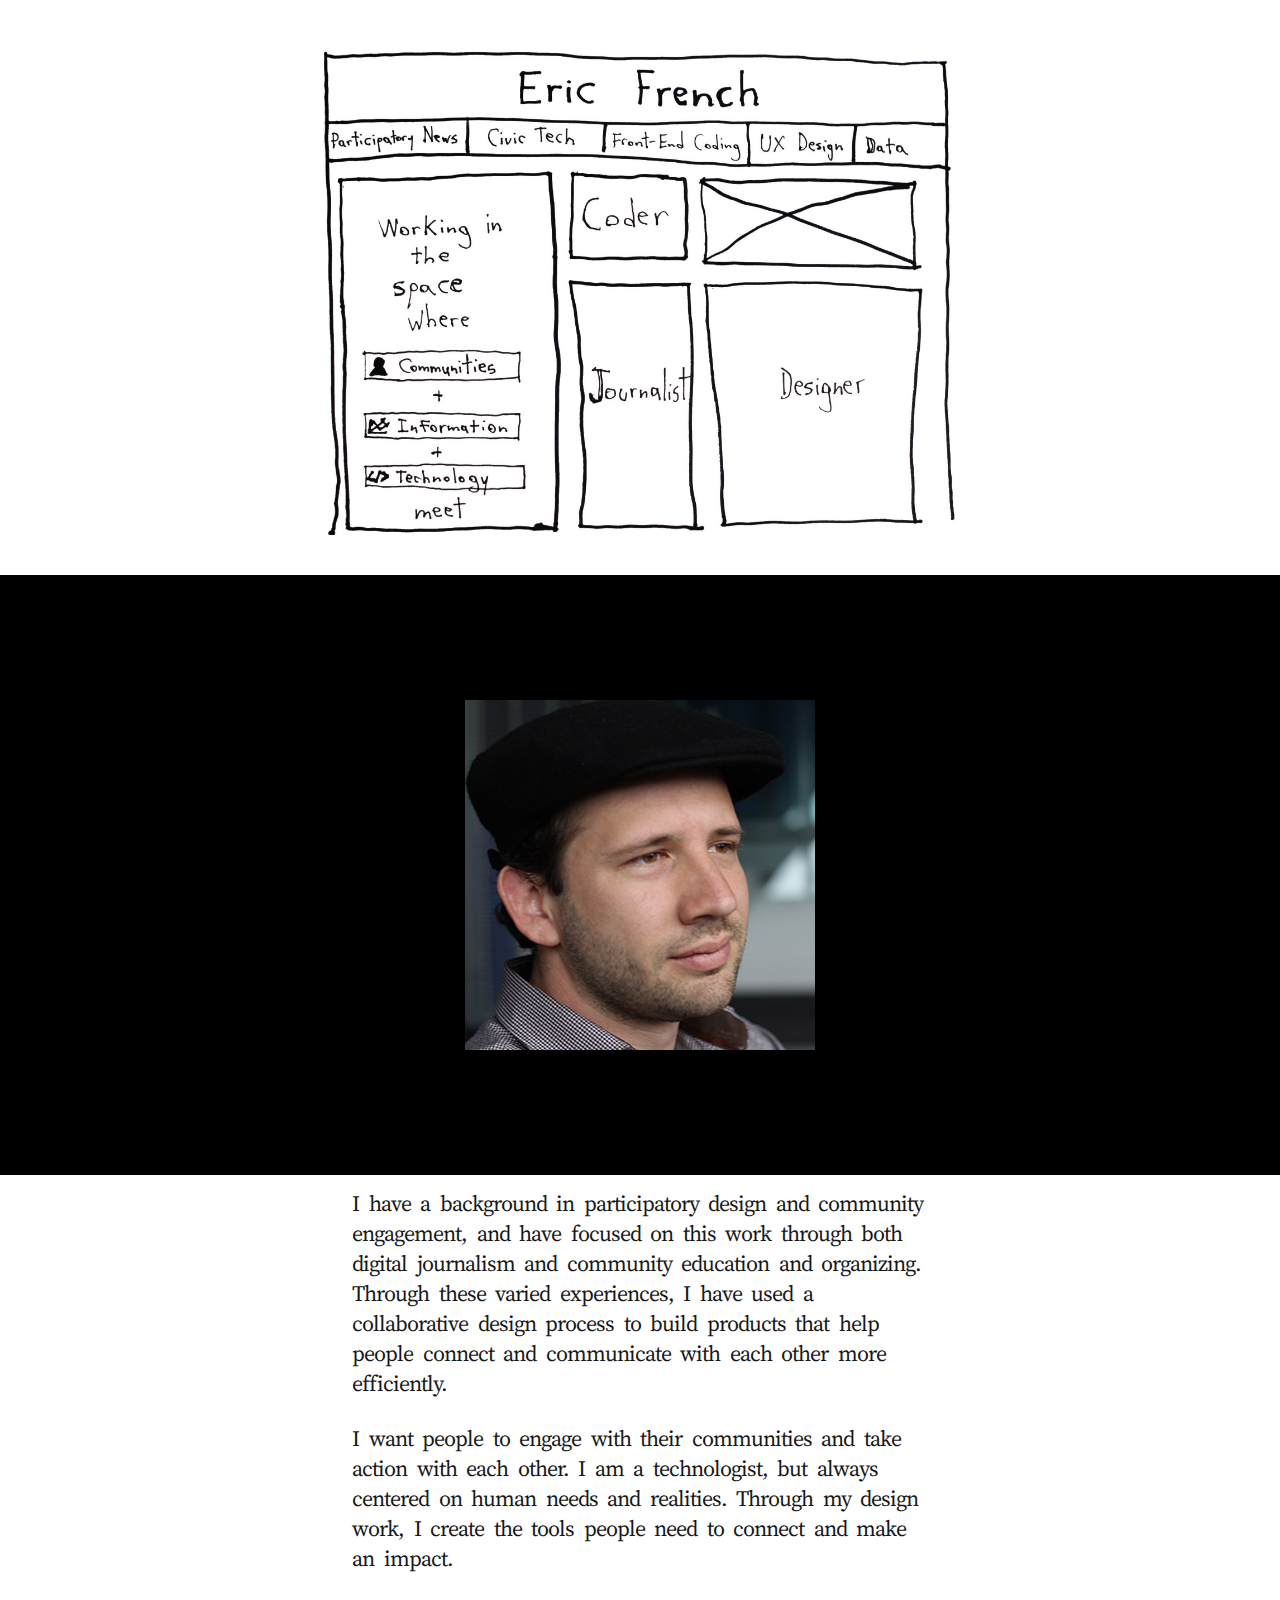
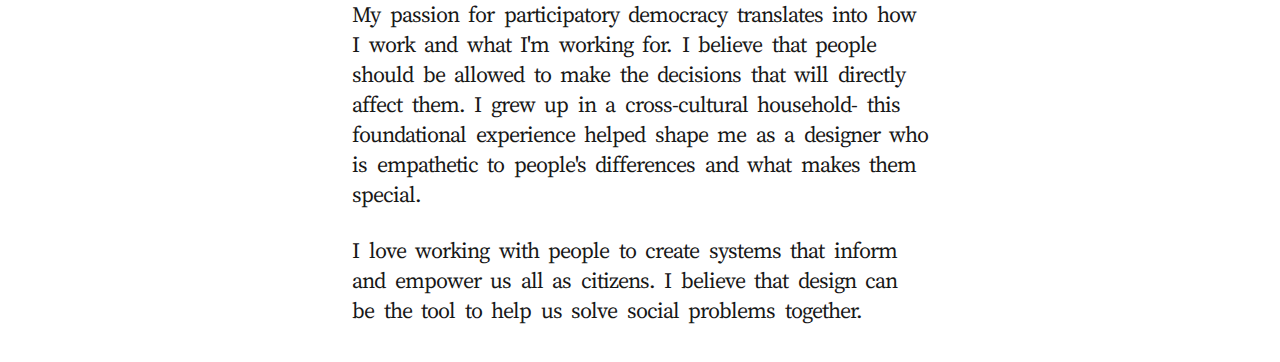
<file: about.html>
<!DOCTYPE html>
<html>
<head>
	<script src="https://ajax.googleapis.com/ajax/libs/jquery/2.1.3/jquery.min.js"></script>
	<link href='https://fonts.googleapis.com/css?family=Source+Sans+Pro' rel='stylesheet' type='text/css'>
	<link href="https://fonts.googleapis.com/css?family=Pontano+Sans" rel="stylesheet" type="text/css">
	<link href="https://fonts.googleapis.com/css?family=Open+Sans|PT+Serif" rel="stylesheet">
	<link href="https://fonts.googleapis.com/css?family=Source+Serif+Pro" rel="stylesheet">
	<meta charset="UTF-8">
	<link rel="stylesheet" href="stylez.css">
	<title>About me</title>
</head>

<body>


	
<div id="about-title">
	
</div>



	<div class="menu">

<div class="menu-content">
		<div class="menu-item">
			<a href="index.html#projects" target="_top">Work</a>
		</div>

		<div class="menu-item">
			<a href="other.html">Other</a>
		</div>
		

		<div class="menu-item">
			<a href="about.html">About</a>
		</div>

		<div class="menu-item">
			<a href="EricFrenchResume.pdf" target="_blank">Resume</a>
		</div>

		<div class="menu-item">
			<a href="mailto:ericfrenchmonge@gmail.com" target="_top">Contact</a>
		</div>
</div>

	</div>

		<div id="projects">

		<div id="about-overview">
		<div id="myphoto">
		<img src="eric.jpg">
	</div>

		</div>

		<div class="content">
		<p>
			I have a background in participatory design and community engagement, and have focused on this work through both digital journalism and community education and organizing. Through these varied experiences, I have used a collaborative design process to build products that help people connect and communicate with each other more efficiently.
		</p>
		<p>
		I want people to engage with their communities and take action with each other. I am a technologist, but always centered on human needs and realities. Through my design work, I create the tools people need to connect and make an impact.
		</p>

		<p>
		My passion for participatory democracy translates into how I work and what I'm working for. I believe that people should be allowed to make the decisions that will directly affect them. I grew up in a cross-cultural household- this foundational experience helped shape me as a designer who is empathetic to people's differences and what makes them special.
		</p>

		<p>
		I love working with people to create systems that inform and empower us all as citizens. I believe that design can be the tool to help us solve social problems together.
		</p>

	</div>


	</div>



<script src="myscript.js" type="text/javascript">
	</script>

</body>



</html>
</file>
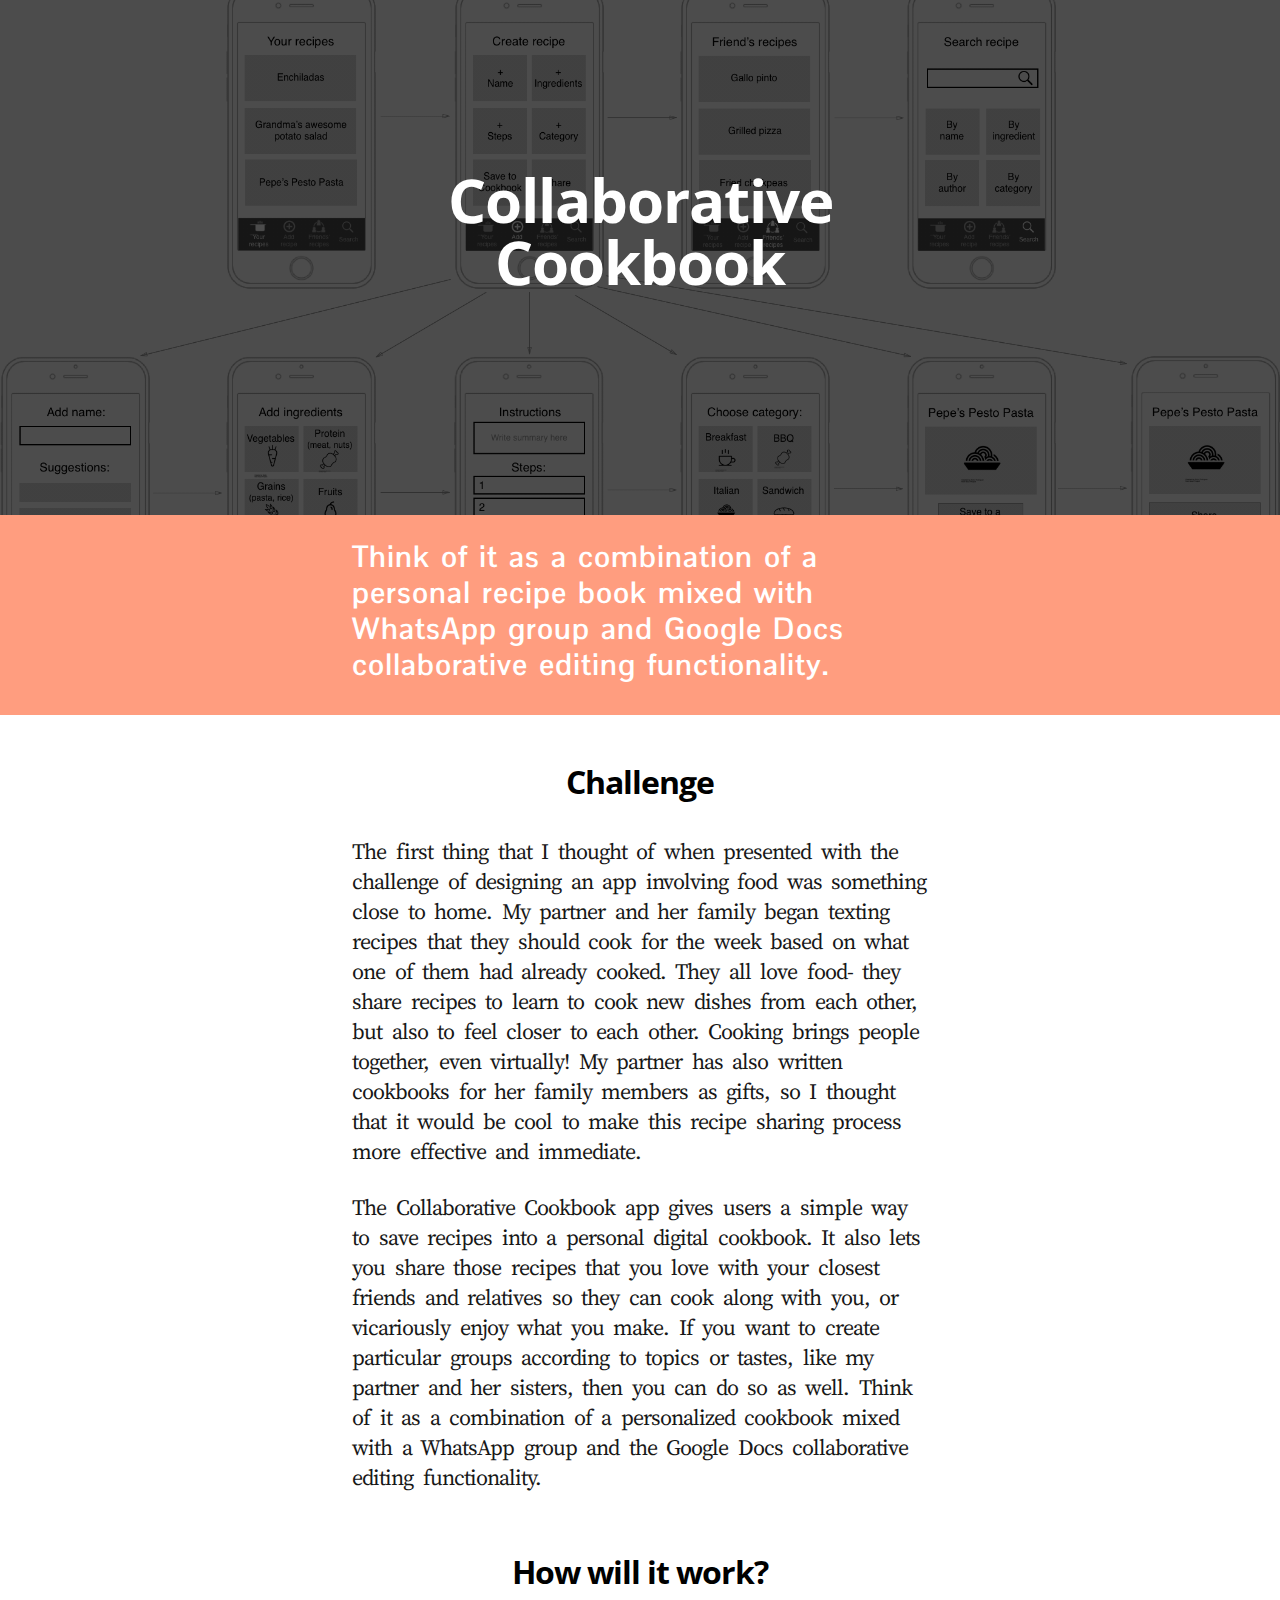
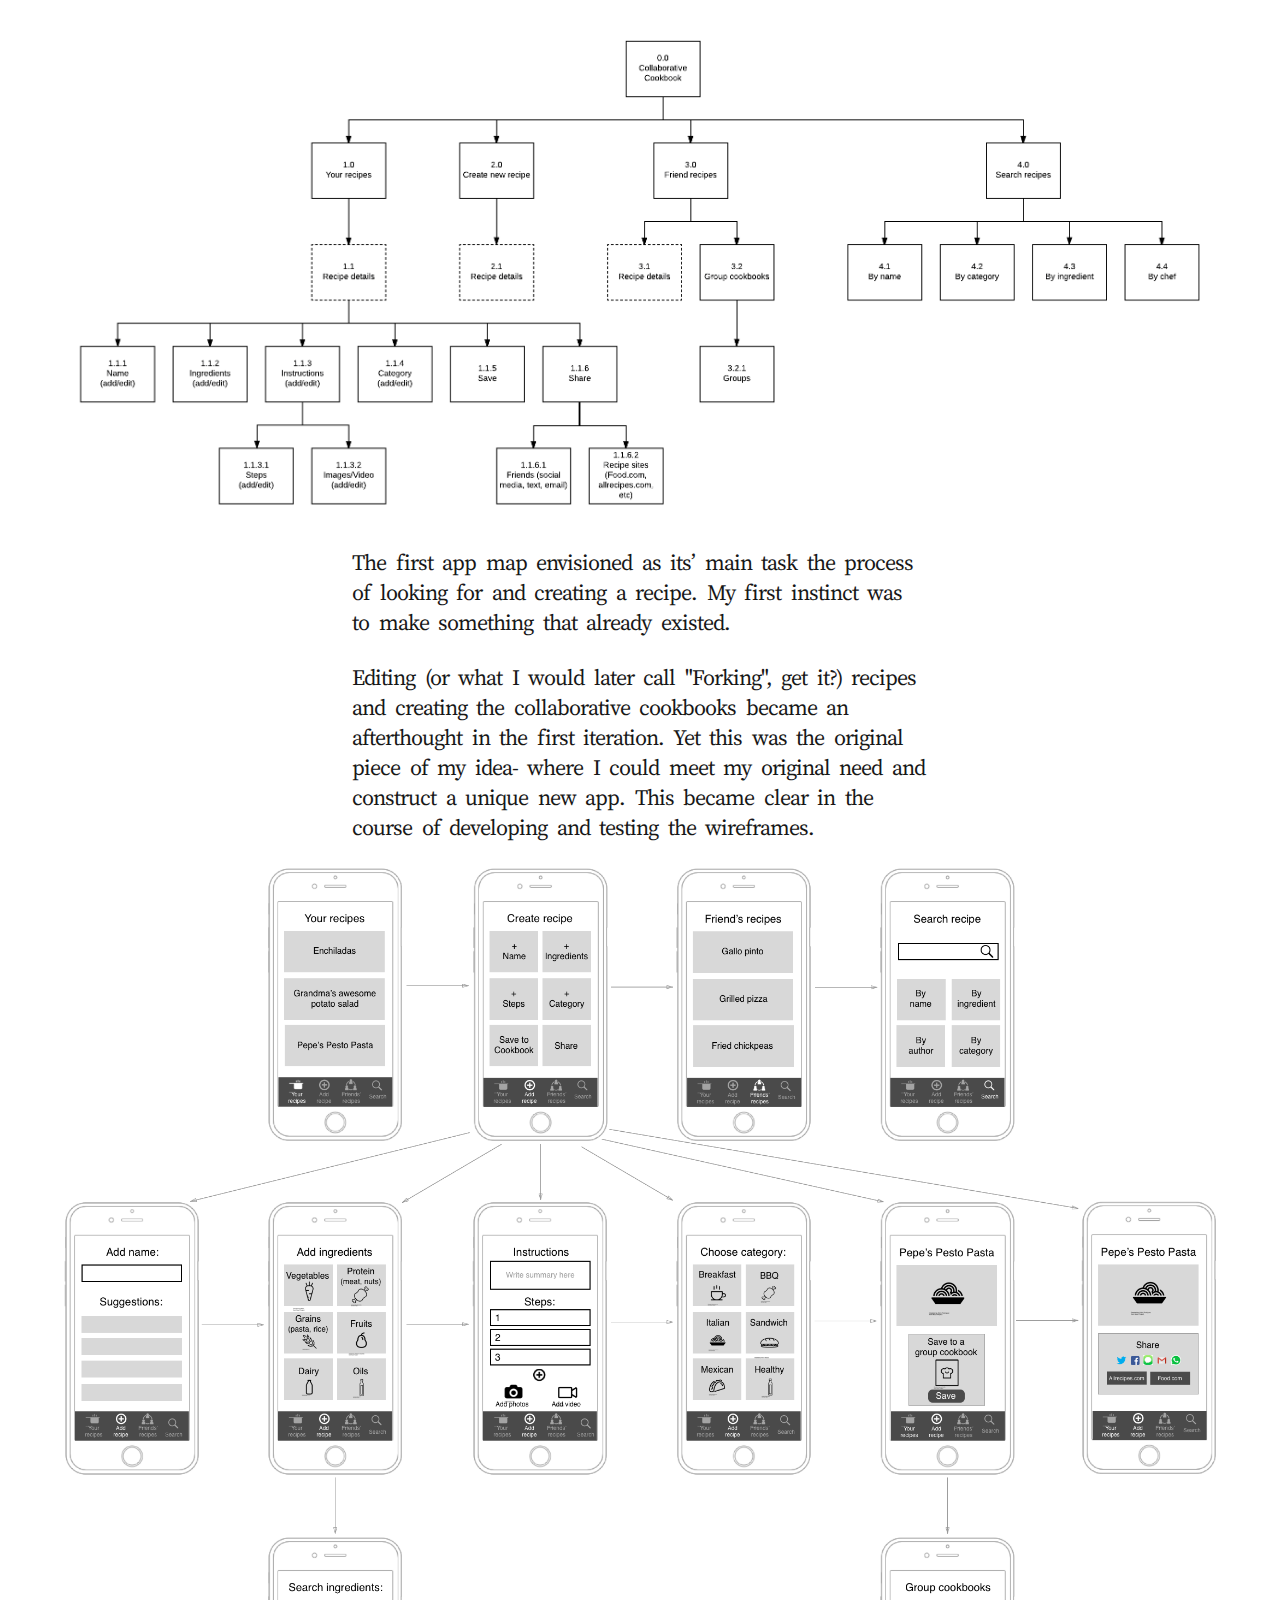
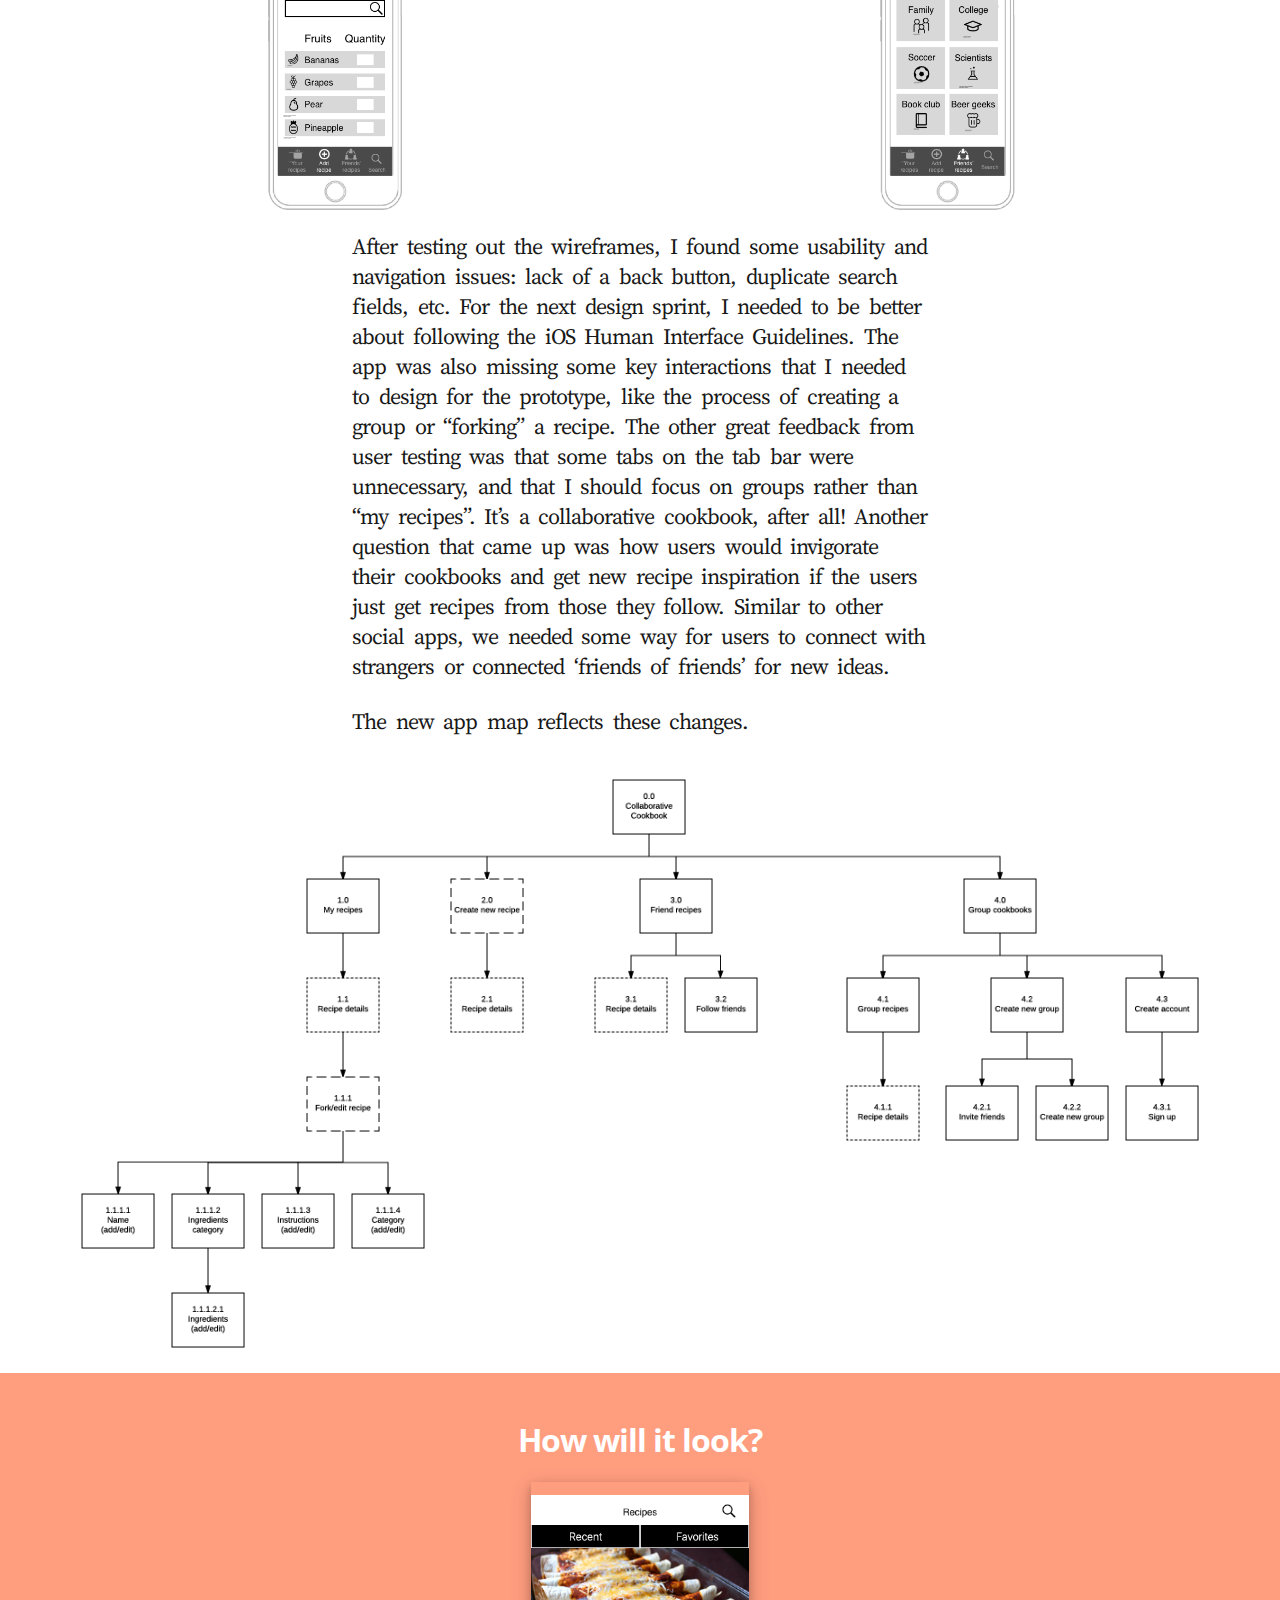
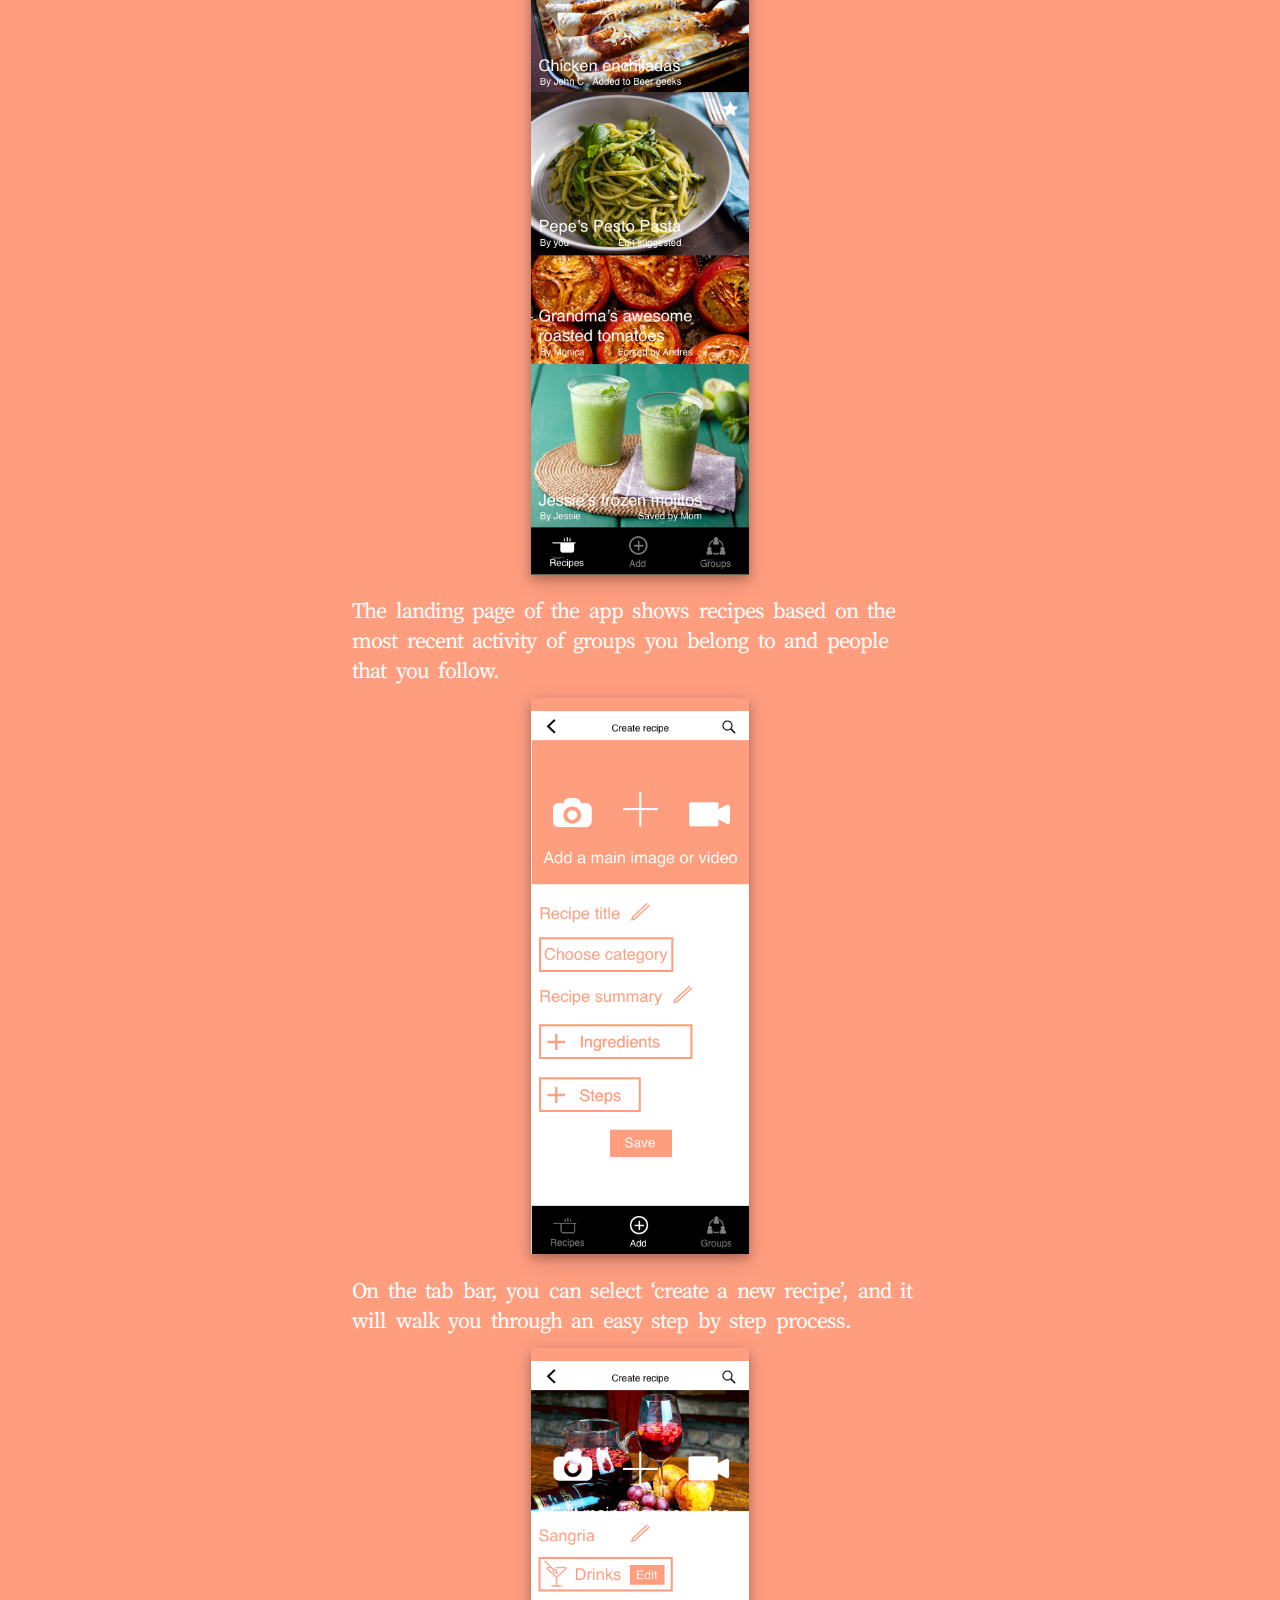
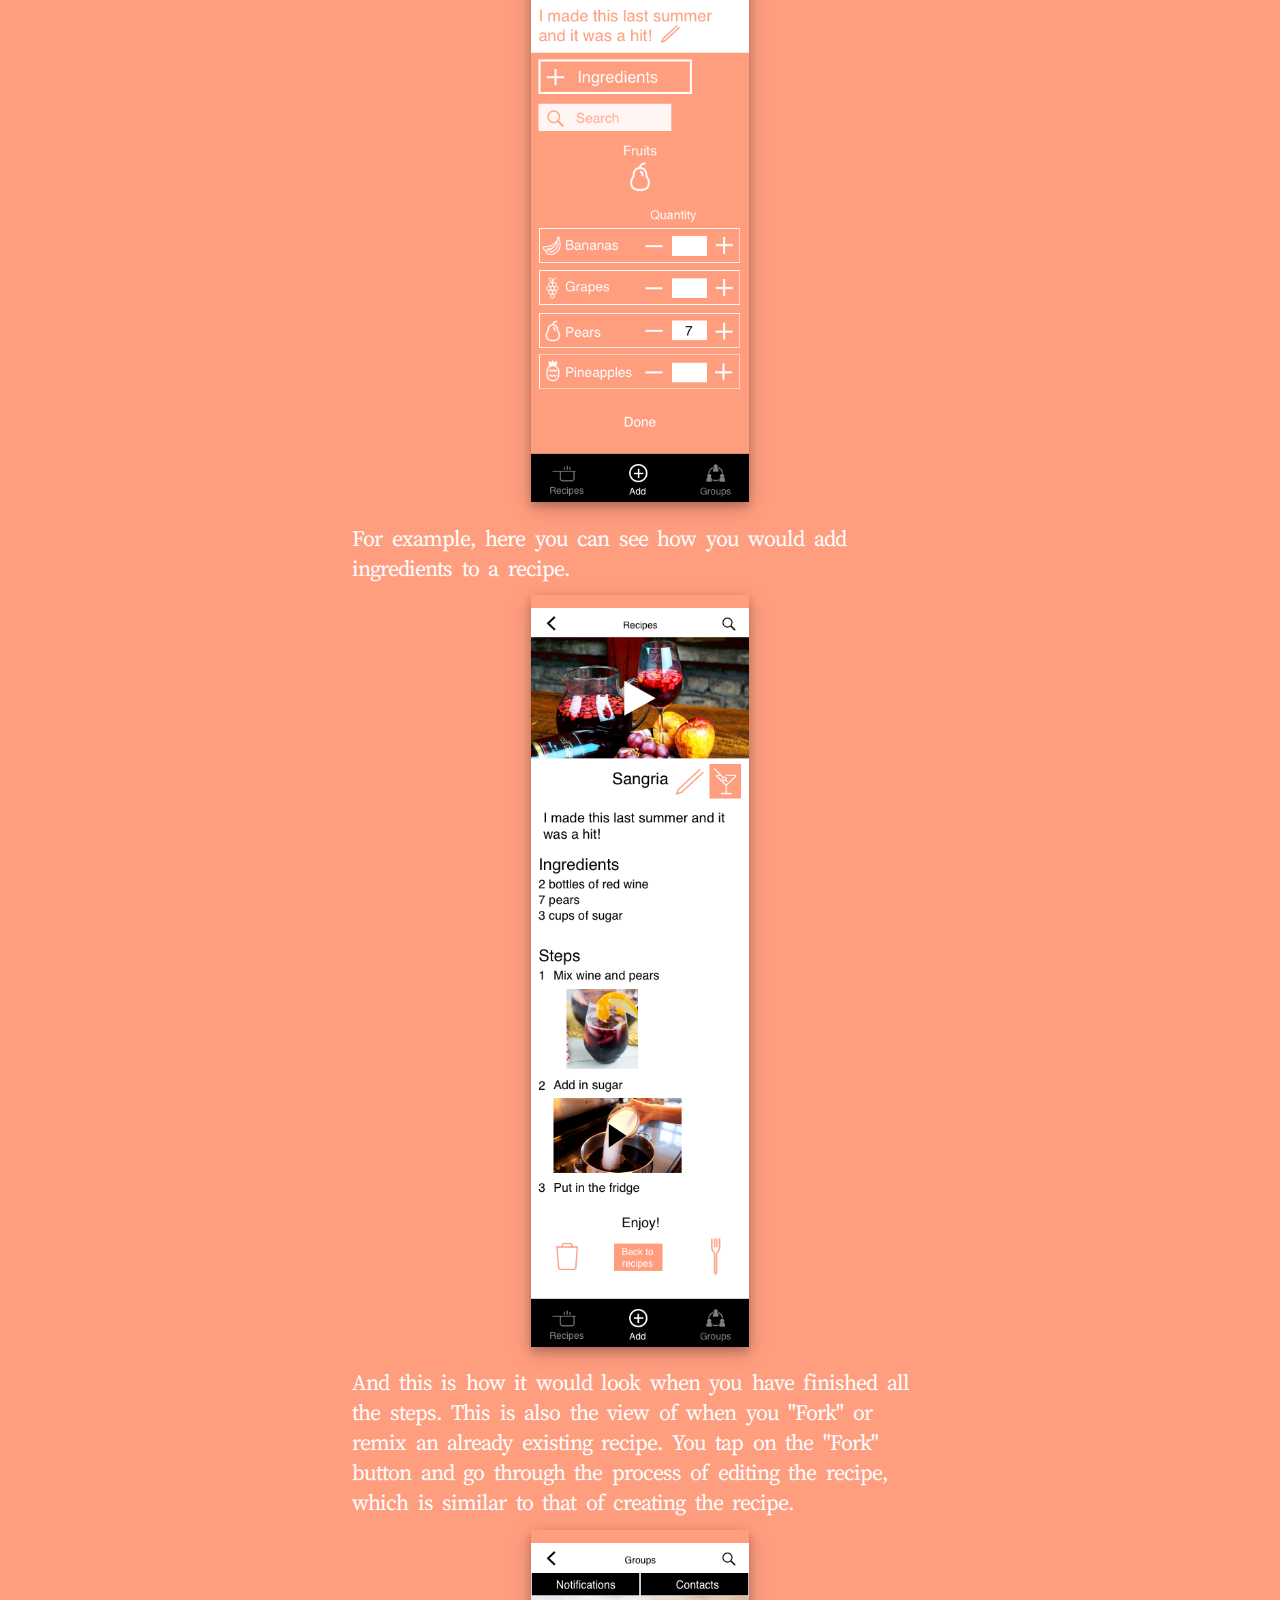
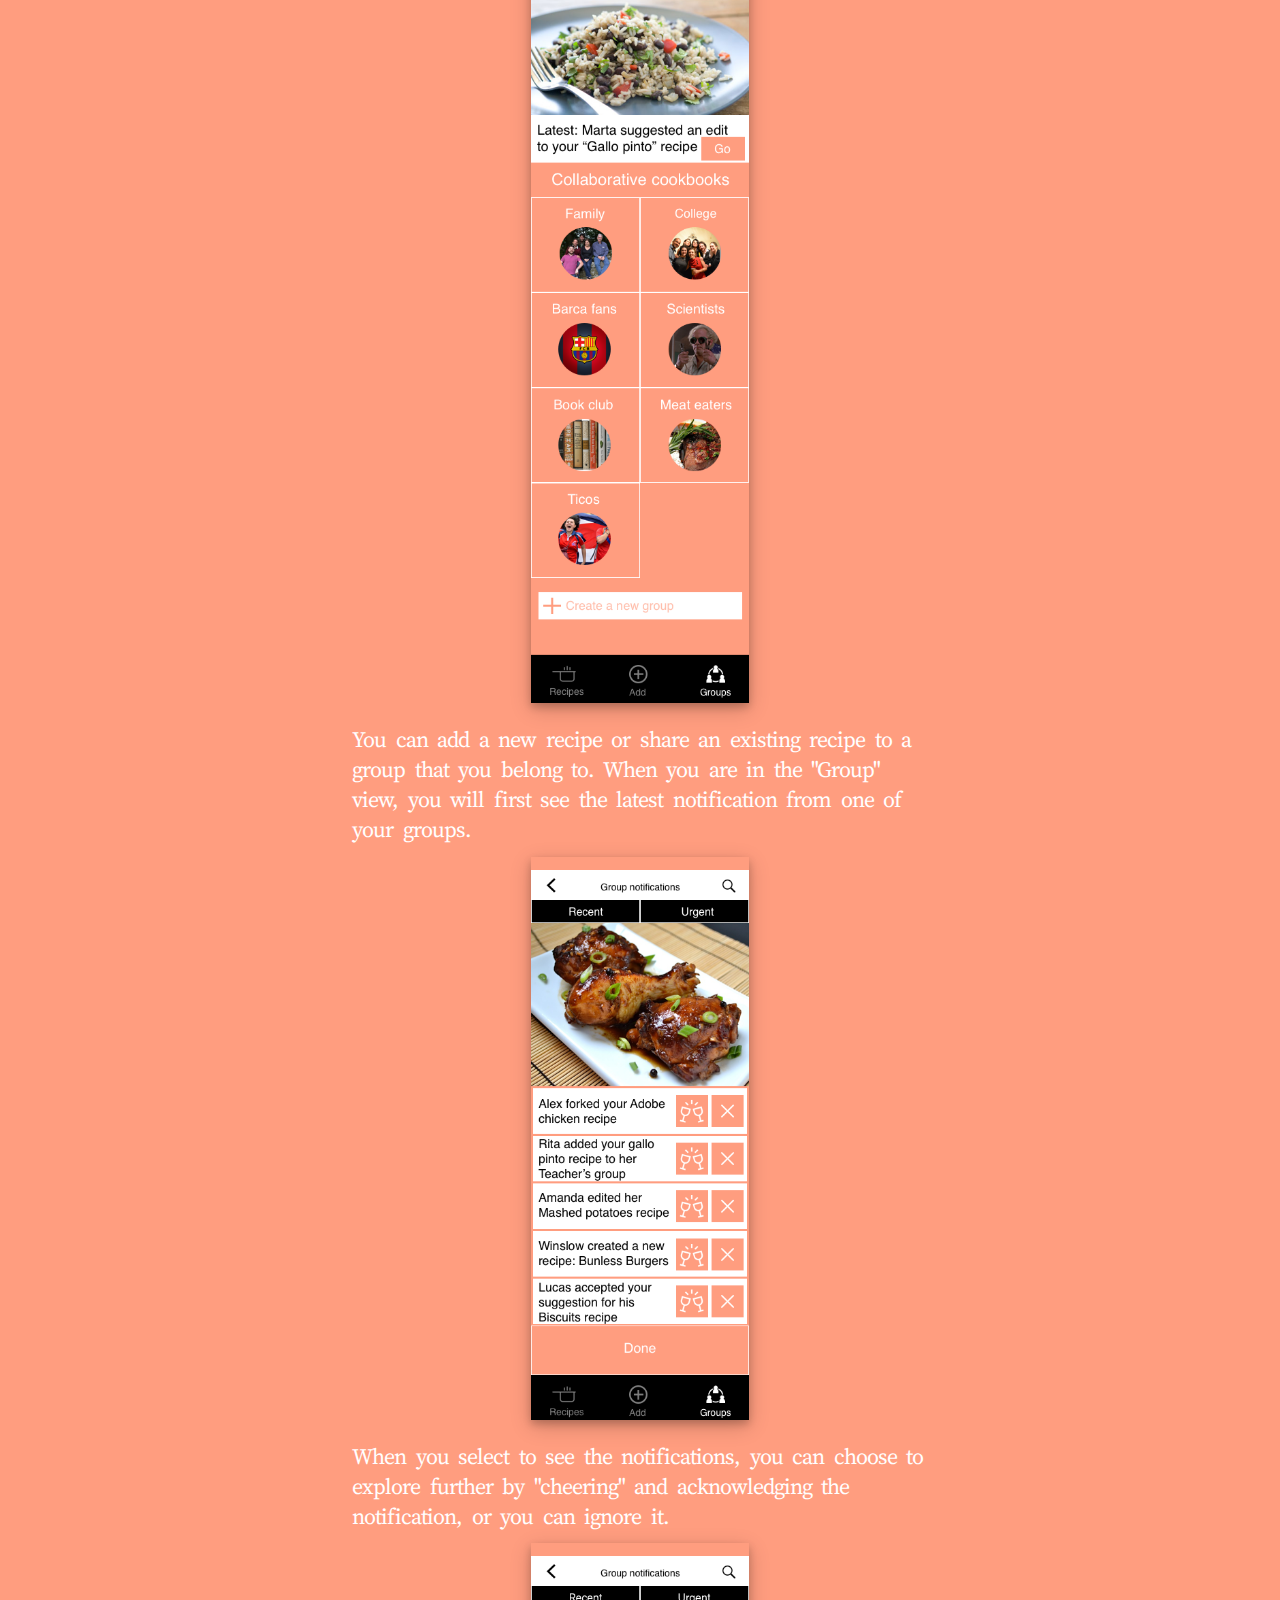
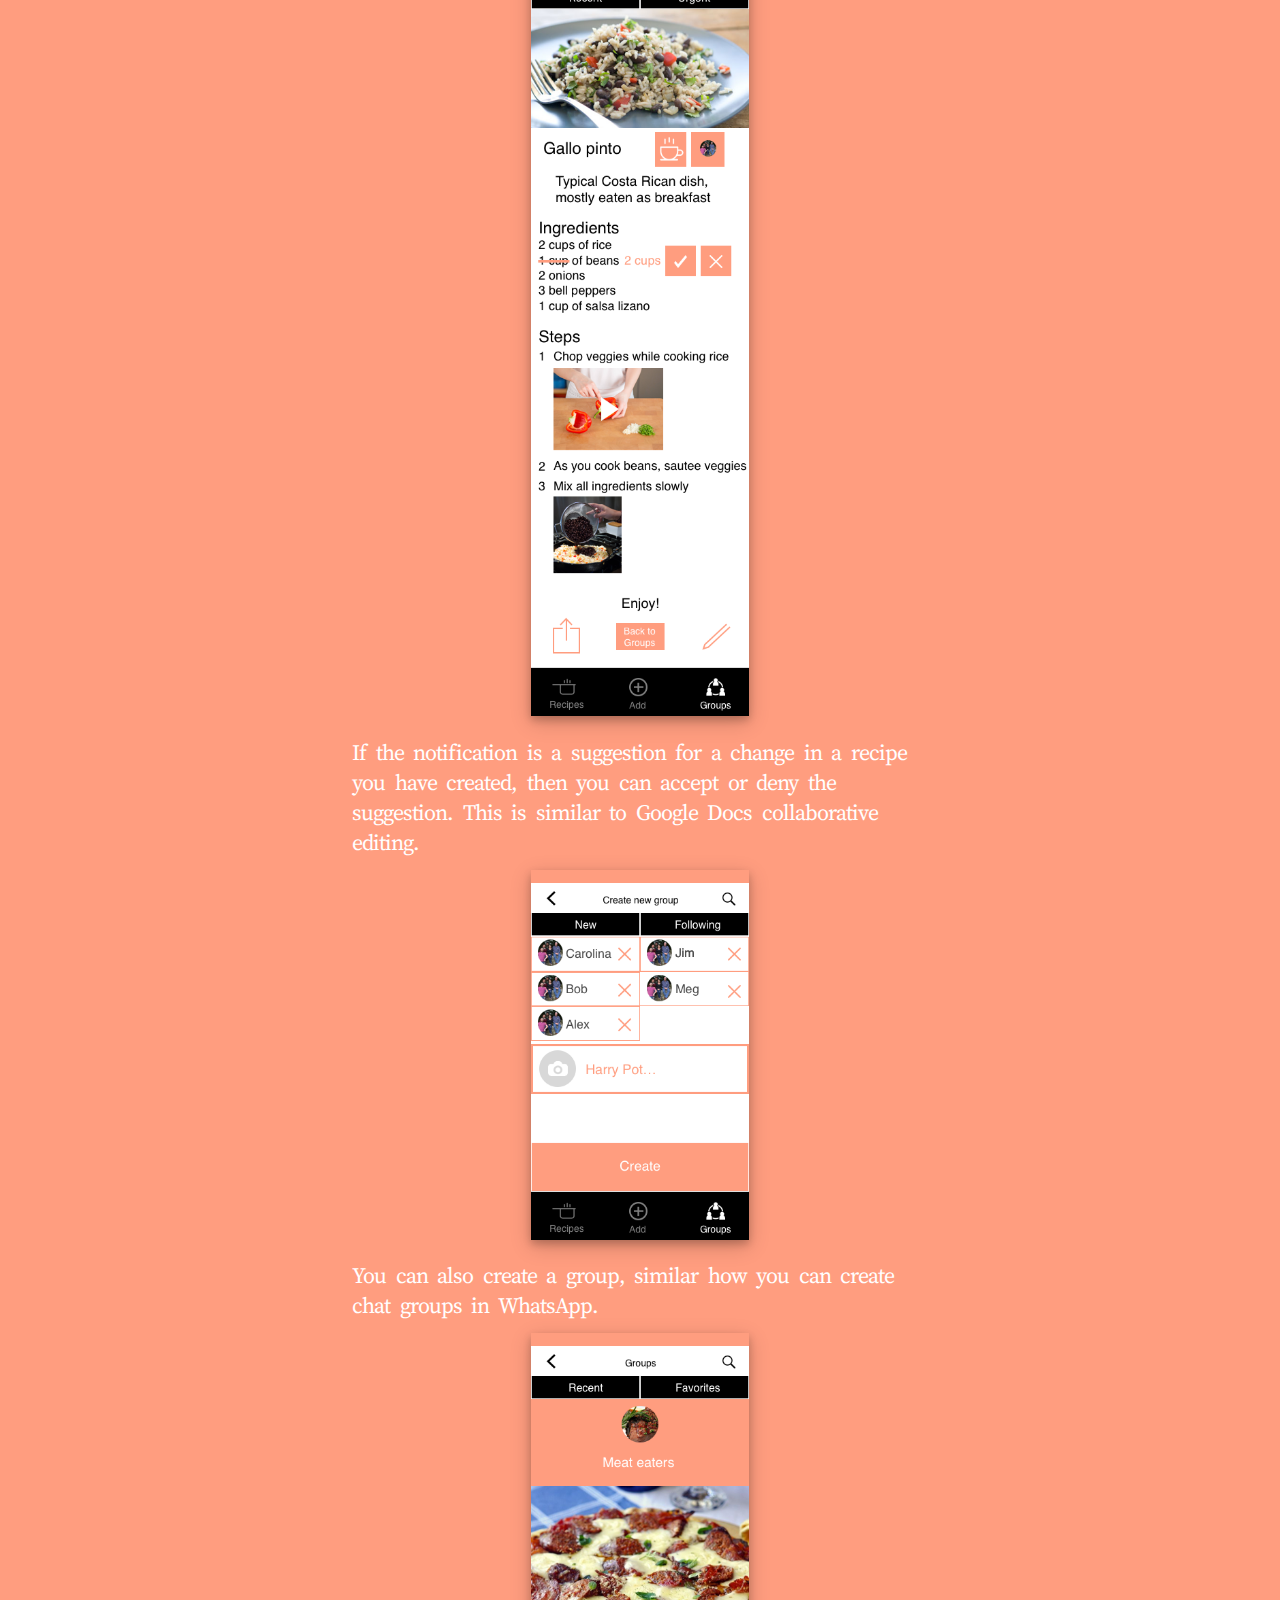
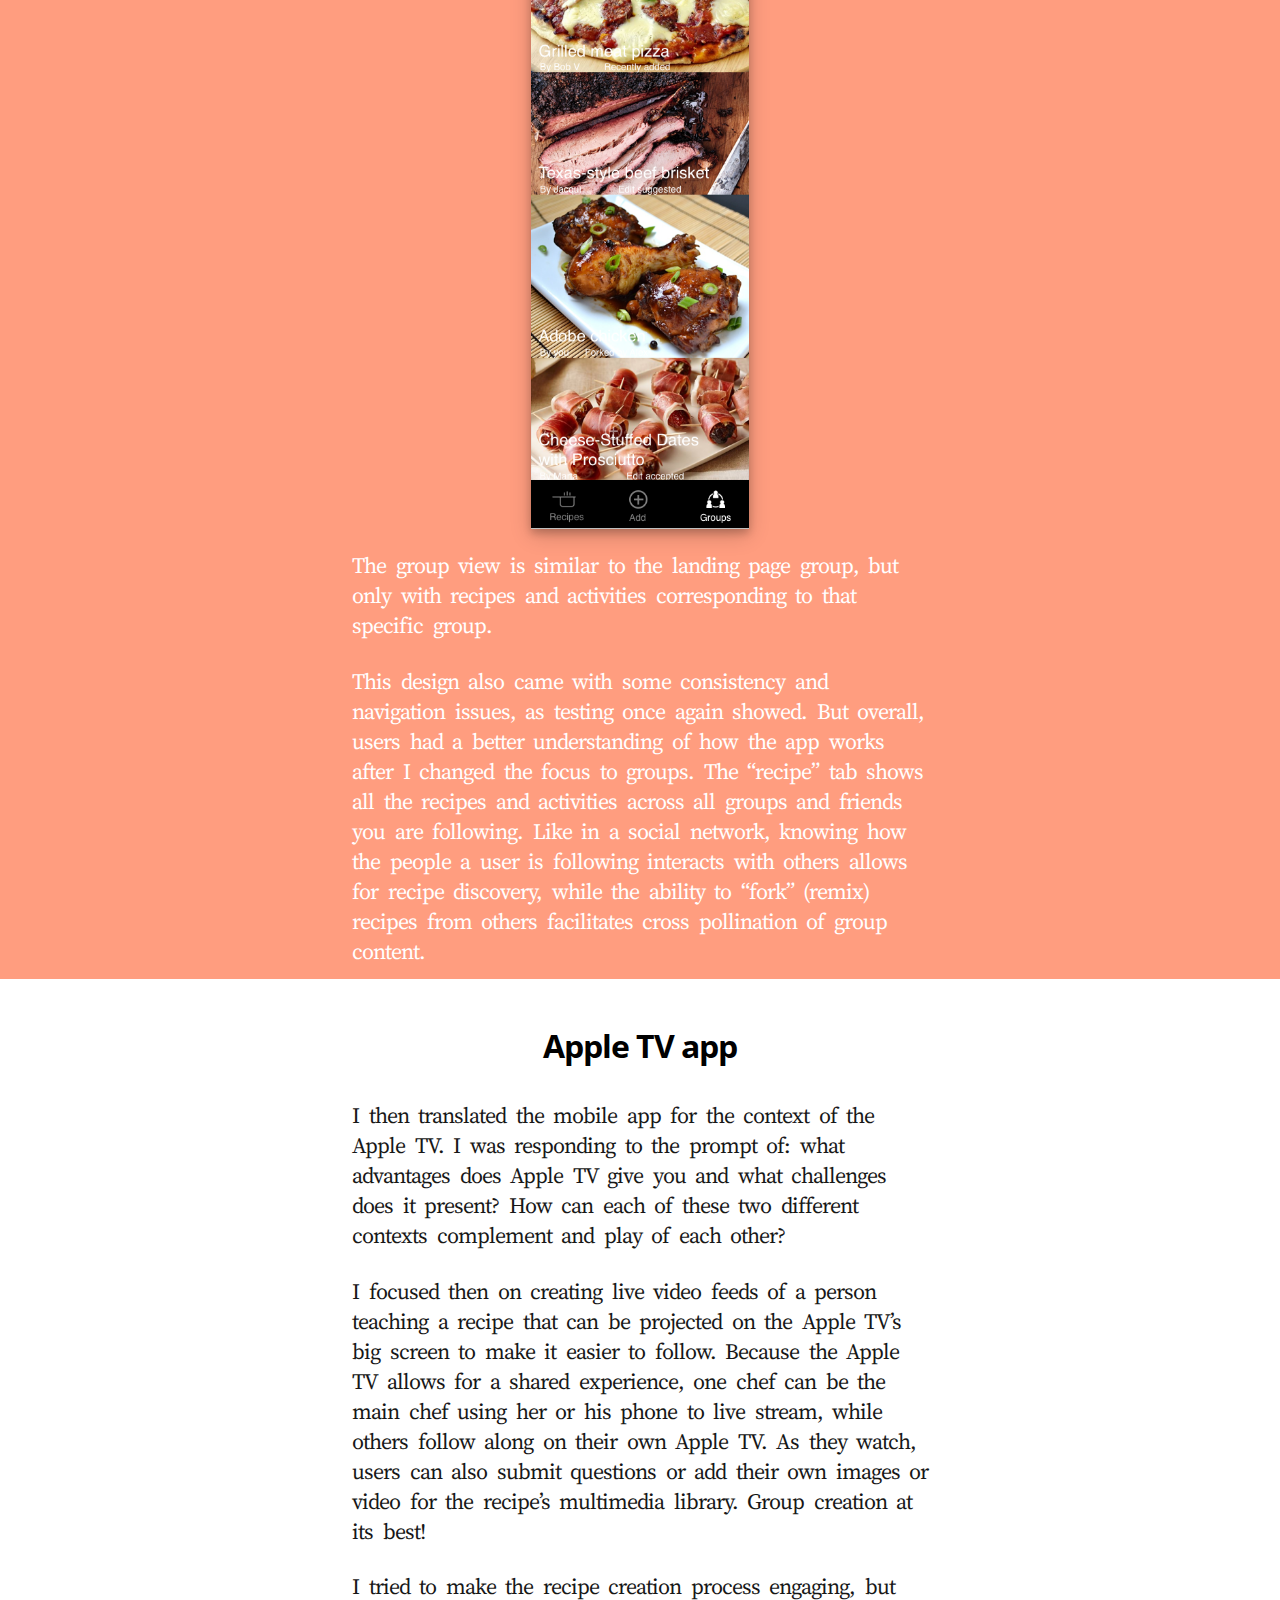
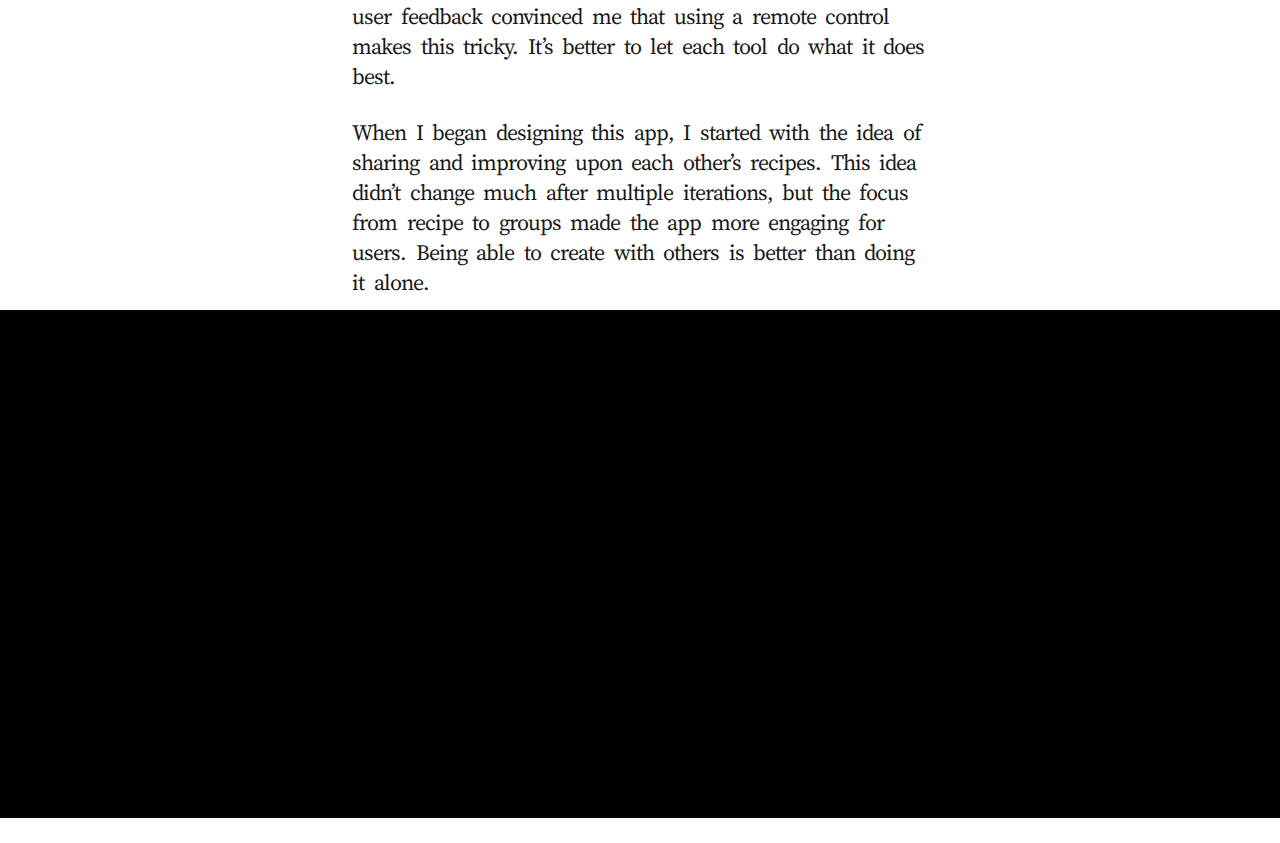
<file: CollaborativeCookbook.html>
<!DOCTYPE html>
<html>
<head>
	<script src="https://ajax.googleapis.com/ajax/libs/jquery/2.1.3/jquery.min.js"></script>
	<link href='https://fonts.googleapis.com/css?family=Source+Sans+Pro' rel='stylesheet' type='text/css'>
	<link href="https://fonts.googleapis.com/css?family=Pontano+Sans" rel="stylesheet" type="text/css">
	<link href="https://fonts.googleapis.com/css?family=Open+Sans|PT+Serif" rel="stylesheet">
	<link href="https://fonts.googleapis.com/css?family=Source+Serif+Pro" rel="stylesheet">
	<meta charset="UTF-8">
	<link rel="stylesheet" href="stylez.css">
	<title>Collaborative Cookbook</title>
</head>

<body>


	<div id="CollaborativeCookbook-title">
		<h1>
	Collaborative Cookbook
		</h1>
	</div>




	<div class="menu">

<div class="menu-content">
		<div class="menu-item">
			<a href="index.html#projects" target="_top">Work</a>
		</div>

		<div class="menu-item">
			<a href="other.html">Other</a>
		</div>
		

		<div class="menu-item">
			<a href="about.html">About</a>
		</div>

		<div class="menu-item">
			<a href="EricFrenchResume.pdf" target="_blank">Resume</a>
		</div>

		<div class="menu-item">
			<a href="mailto:ericfrenchmonge@gmail.com" target="_top">Contact</a>
		</div>
</div>

	</div>

		<div id="projects">
		<div class="cc-overview">
			<p>
			Think of it as a combination of a personal recipe book mixed with WhatsApp group and Google Docs collaborative editing functionality.
			</p>
		</div>

		<div class="content">
		<h2>Challenge</h2>
		<p>
			The first thing that I thought of when presented with the challenge of designing an app involving food was something close to home. My partner and her family began texting recipes that they should cook for the week based on what one of them had already cooked. They all love food- they share recipes to learn to cook new dishes from each other, but also to feel closer to each other. Cooking brings people together, even virtually! My partner has also written cookbooks for her family members as gifts, so I thought that it would be cool to make this recipe sharing process more effective and immediate. 

		</p>
		<p>
		The Collaborative Cookbook app gives users a simple way to save recipes into a personal digital cookbook. It also lets you share those recipes that you love with your closest friends and relatives so they can cook along with you, or vicariously enjoy what you make. If you want to create particular groups according to topics or tastes, like my partner and her sisters, then you can do so as well. Think of it as a combination of a personalized cookbook  mixed with a WhatsApp group and the Google Docs collaborative editing functionality.
		</p>
	</div>
	<h2>How will it work?</h2>
	<div id="ccsitemap">
		<img src="ccsitemap.png">
		</div>
	<div class="content">
		<p>
		The first app map envisioned as its’ main task the process of looking for and creating a recipe. My first instinct was to make something that already existed. 
		</p>
		<p>
		Editing (or what I would later call "Forking", get it?) recipes and creating the collaborative cookbooks became an afterthought in the first iteration. Yet this was the original piece of my idea- where I could meet my original need and construct a unique new app. This became clear in the course of developing and testing the wireframes.
	</p>

	</div>	
		<div id="ccwireframes">
		<img src="ccwireframes.png">
		</div>

	<div class="content">
		<p>
		After testing out the wireframes, I found some usability and navigation issues: lack of a back button, duplicate search fields, etc. For the next design sprint, I needed to be better about following the iOS Human Interface Guidelines. The app was also missing some key interactions that I needed to design for the prototype, like the process of creating a group or “forking” a recipe. The other great feedback from user testing was that some tabs on the tab bar were unnecessary, and that I should focus on groups rather than “my recipes”. It’s a collaborative cookbook, after all! Another question that came up was how users would invigorate their cookbooks and get new recipe inspiration if the users just get recipes from those they follow. Similar to other social apps, we needed some way for users to connect with strangers or connected ‘friends of friends’ for new ideas.
		</p>
		<p>
		The new app map reflects these changes.
		</p>
	</div>
		<div id="ccsitemap">
		<img src="ccsitemap2.png">
		</div>

		<div id="ccprototype" class="content">
		<h2>How will it look?</h2>
		
		
		<div class="ccvisual">
		<img src="ccrecipes.png">
		</div>

		<p>
		The landing page of the app shows recipes based on the most recent activity of groups you belong to and people that you follow.
		</p>

		<div class="ccvisual">
		<img src="cccreate.png">
		</div>

		<p>
		On the tab bar, you can select ‘create a new recipe’, and it will walk you through an easy step by step process.
		</p>

		<div class="ccvisual">
		<img src="ccadd.png">
		</div>

		<p>
		For example, here you can see how you would add ingredients to a recipe.
		</p>

		<div class="ccvisual">
		<img src="ccedited.png">
		</div>

		<p>
		And this is how it would look when you have finished all the steps. This is also the view of when you "Fork" or remix an already existing recipe. You tap on the "Fork" button and go through the process of editing the recipe, which is similar to that of creating the recipe.
		</p>

		<div class="ccvisual">
		<img src="cccookbooks.png">
		</div>

		<p>
		You can add a new recipe or share an existing recipe to a group that you belong to. When you are in the "Group" view, you will first see the latest notification from one of your groups.
		</p>

		<div class="ccvisual">
		<img src="ccnotifications.png">
		</div>

		<p>
		When you select to see the notifications, you can choose to explore further by "cheering" and acknowledging the notification, or you can ignore it.
		</p>

		<div class="ccvisual">
		<img src="ccaccept.png">
		</div>

		<p>
		If the notification is a suggestion for a change in a recipe you have created, then you can accept or deny the suggestion. This is similar to Google Docs collaborative editing.
		</p>

		<div class="ccvisual">
		<img src="cccreategroup.png">
		</div>

		<p>
		You can also create a group, similar how you can create chat groups in WhatsApp.
		</p>

		<div class="ccvisual">
		<img src="ccmeatz.png">
		</div>

		<p>
		The group view is similar to the landing page group, but only with recipes and activities corresponding to that specific group.
		</p>

		<p>
		This design also came with some consistency and navigation issues, as testing once again showed. But overall, users had a better understanding of how the app works after I changed the focus to groups. The “recipe” tab shows all the recipes and activities across all groups and friends you are following. Like in a social network, knowing how the people a user is following interacts with others allows for recipe discovery, while the ability to “fork” (remix) recipes from others facilitates cross pollination of group content.</p>

		</div>

		<div class="content">
		
		<h2>Apple TV app</h2>

		<p>
		I then translated the mobile app for the context of the Apple TV. I was responding to the prompt of: what advantages does Apple TV give you and what challenges does it present? How can each of these two different contexts complement and play of each other? </p>

		<p>
		I focused then on creating live video feeds of a person teaching a recipe that can be projected on the Apple TV’s big screen to make it easier to follow. Because the Apple TV allows for a shared experience, one chef can be the main chef using her or his phone to live stream, while others follow along on their own Apple TV. As they watch, users can also submit questions or add their own images or video for the recipe’s multimedia library. Group creation at its best!</p>

		<p>
		I tried to make the recipe creation process engaging, but user feedback convinced me that using a remote control makes this tricky. It’s better to let each tool do what it does best. </p>	

		<p>
		When I began designing this app, I started with the idea of sharing and improving upon each other’s recipes. This idea didn’t change much after multiple iterations, but the focus from recipe to groups made the app more engaging for users. Being able to create with others is better than doing it alone.
		</p>

		</div>

		<div id="prototype">
		<iframe src="https://marvelapp.com/j3j0i46?emb=1" width="100%" height="500" allowTransparency="true" frameborder="0"></iframe>
		</div>

	</div>





<script src="myscript.js" type="text/javascript">
	</script>

</body>



</html>
</file>
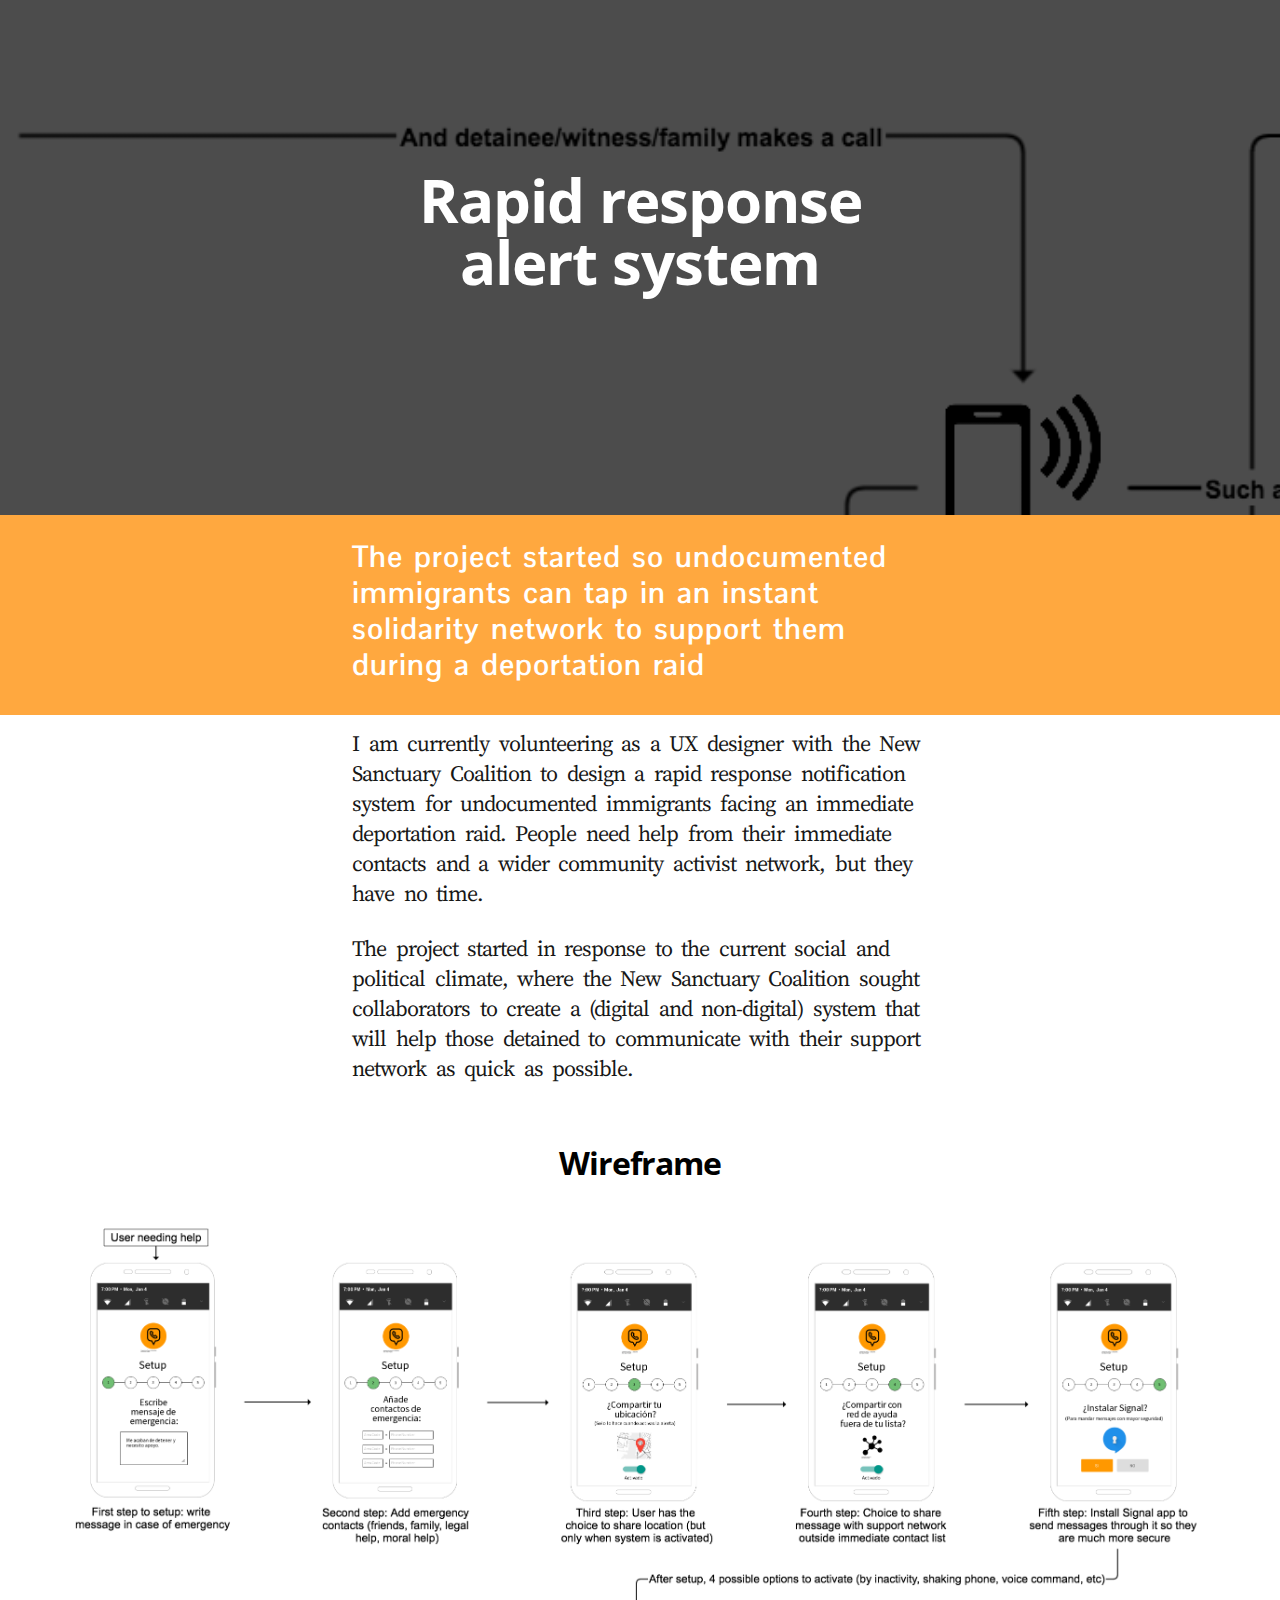
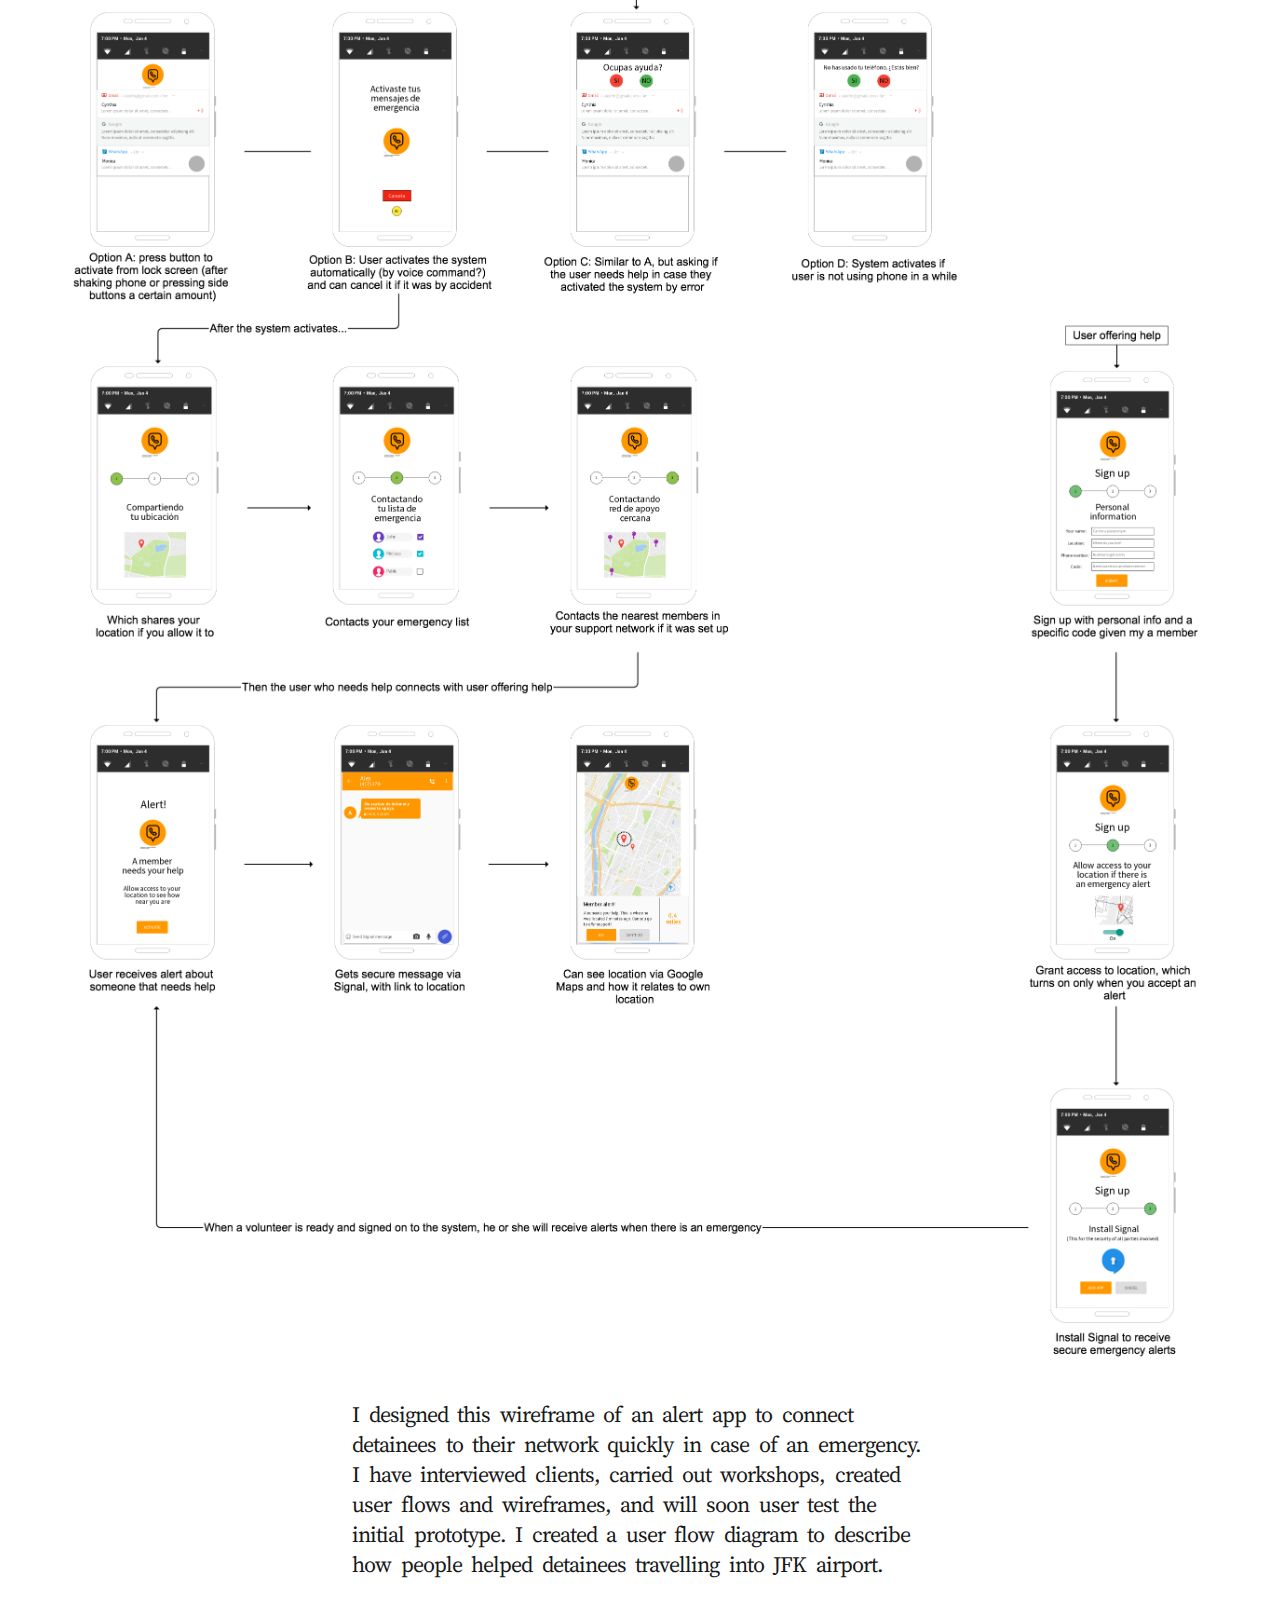
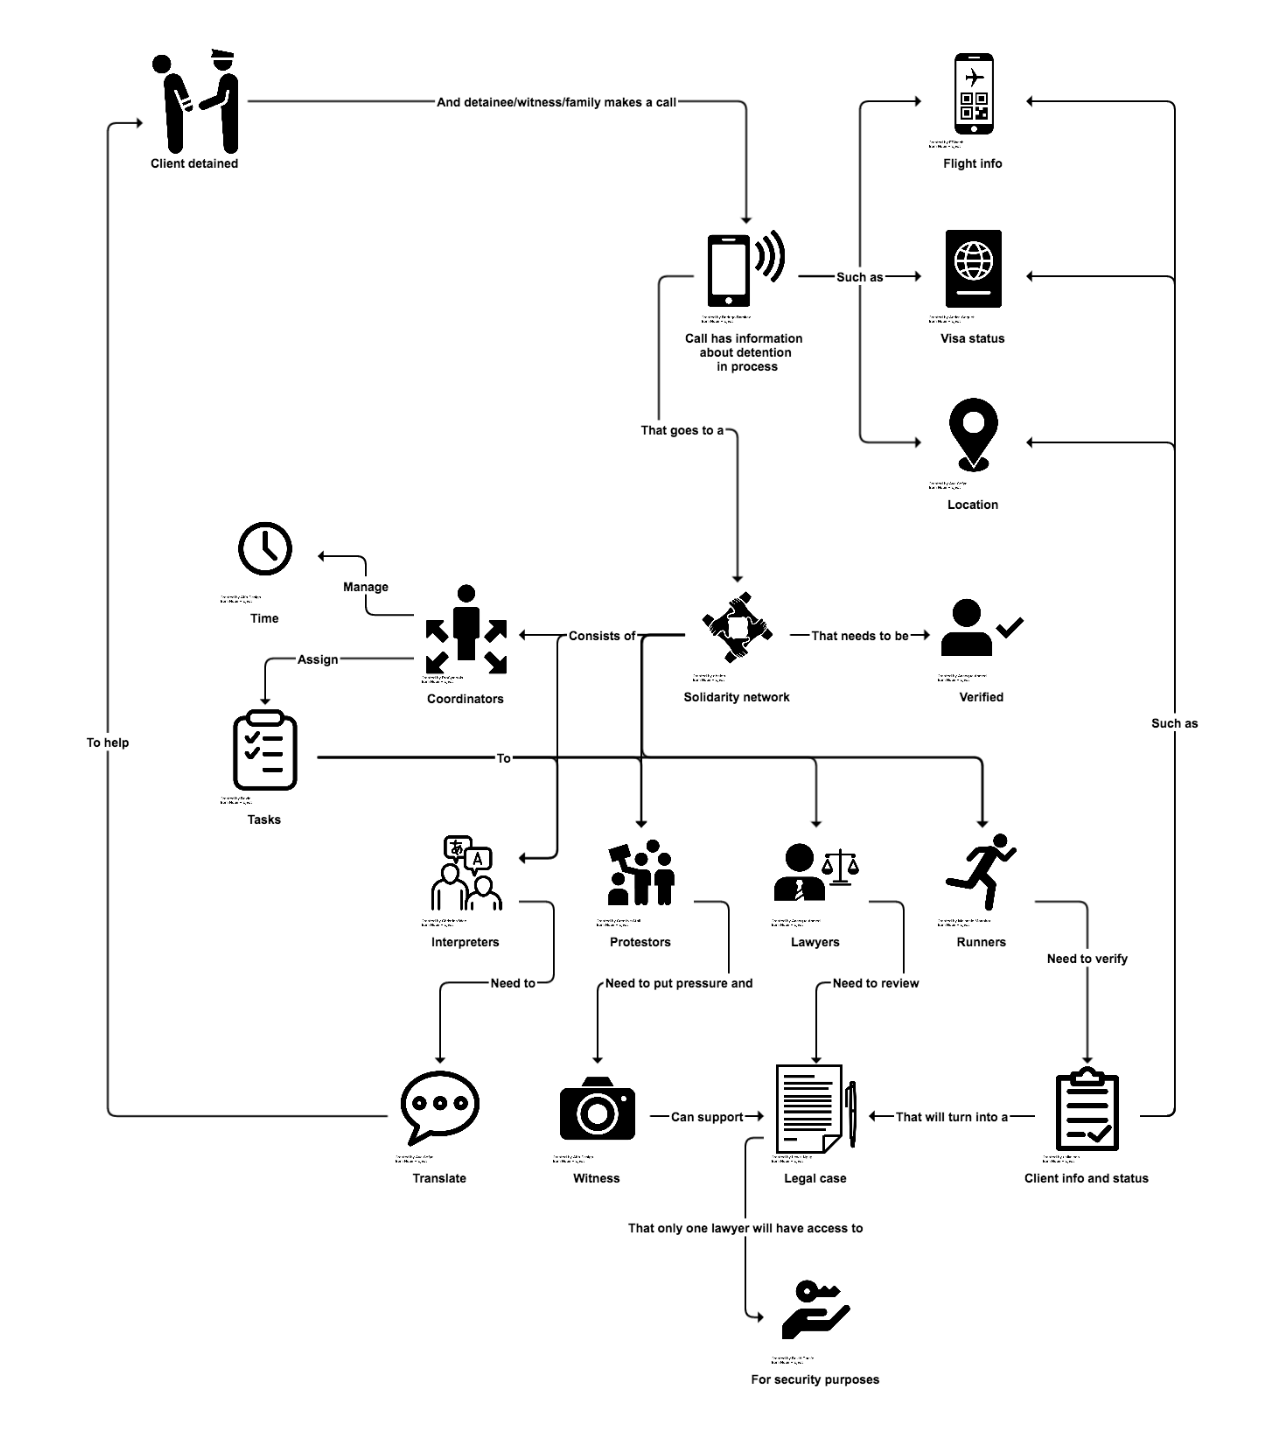
<file: RapidResponse.html>
<!DOCTYPE html>
<html>
<head>
	<script src="https://ajax.googleapis.com/ajax/libs/jquery/2.1.3/jquery.min.js"></script>
	<link href='https://fonts.googleapis.com/css?family=Source+Sans+Pro' rel='stylesheet' type='text/css'>
	<link href="https://fonts.googleapis.com/css?family=Pontano+Sans" rel="stylesheet" type="text/css">
	<link href="https://fonts.googleapis.com/css?family=Open+Sans|PT+Serif" rel="stylesheet">
	<link href="https://fonts.googleapis.com/css?family=Source+Serif+Pro" rel="stylesheet">
	<meta charset="UTF-8">
	<link rel="stylesheet" href="stylez.css">
	<title>Rapid response alert system</title>
</head>

<body>


	<div id="RapidResponse-title">
		<h1>
	Rapid response <br> alert system
		</h1>
	</div>




	<div class="menu">

<div class="menu-content">
		<div class="menu-item">
			<a href="index.html#projects" target="_top">Work</a>
		</div>

		<div class="menu-item">
			<a href="other.html">Other</a>
		</div>
		

		<div class="menu-item">
			<a href="about.html">About</a>
		</div>

		<div class="menu-item">
			<a href="EricFrenchResume.pdf" target="_blank">Resume</a>
		</div>

		<div class="menu-item">
			<a href="mailto:ericfrenchmonge@gmail.com" target="_top">Contact</a>
		</div>
</div>

	</div>

		<div id="projects">
		<div id="rr-overview">
			<p>
			The project started so undocumented immigrants can tap in an instant solidarity network to support them during a deportation raid
			</p>
		</div>

		<div class="content">
		<p>
			I am currently volunteering as a UX designer with the New Sanctuary Coalition to design a rapid response notification system for undocumented immigrants facing an immediate deportation raid. People need help from their immediate contacts and a wider community activist network, but they have no time. 
		</p>
		<p>
		The project started in response to the current social and political climate, where the New Sanctuary Coalition sought collaborators to create a (digital and non-digital) system that will help those detained to communicate with their support network as quick as possible.  
		</p>
	</div>
	<h2>Wireframe</h2>
	<div class="buddy-system">
		<img src="buddy-system-wireframe-user-flow.png">
		</div>
	<div class="content">
		<p>
		I designed this wireframe of an alert app to connect detainees to their network quickly in case of an emergency. I have interviewed clients, carried out workshops, created user flows and wireframes, and will soon user test the initial prototype. I created a user flow diagram to describe how people helped detainees travelling into JFK airport.
		</p>

	</div>	
		<div class="buddy-system">
		<img src="crisis_solidarity_network.png">
		</div>

	</div>



<script src="myscript.js" type="text/javascript">
	</script>

</body>



</html>
</file>
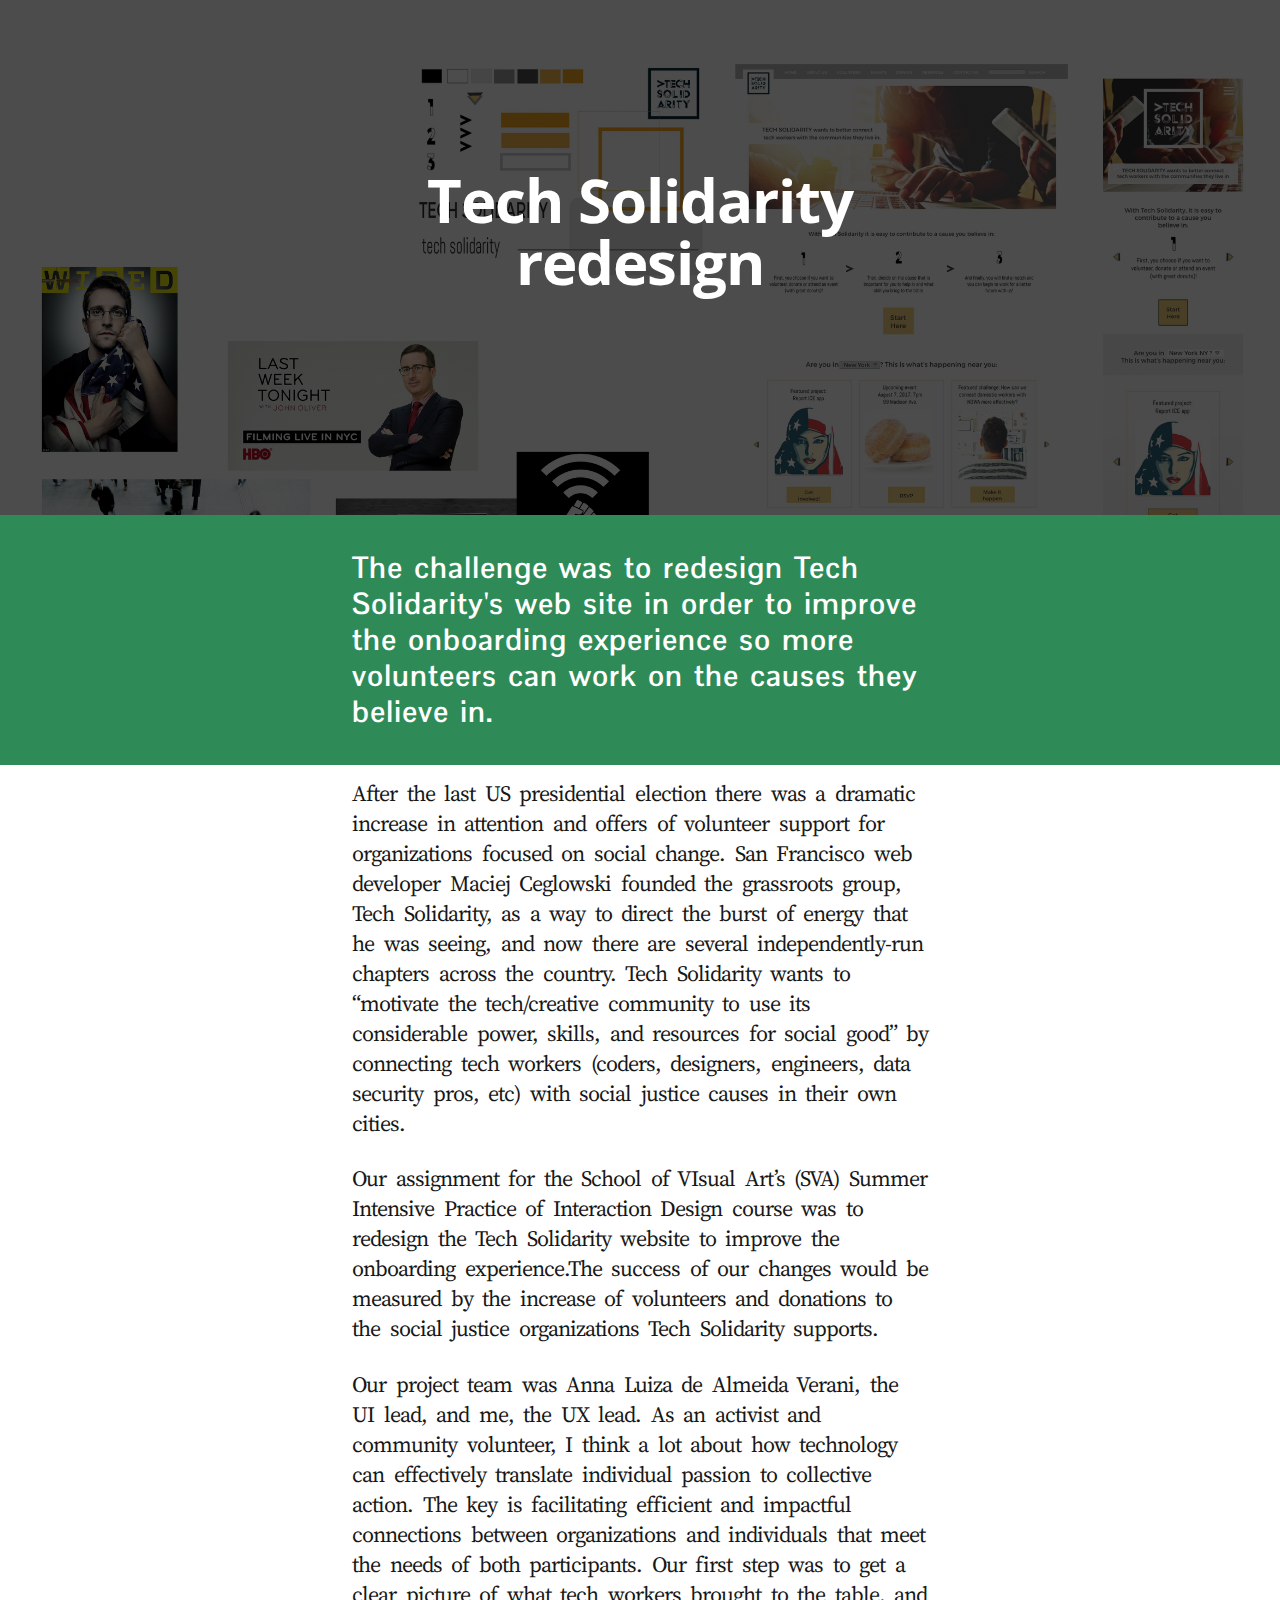
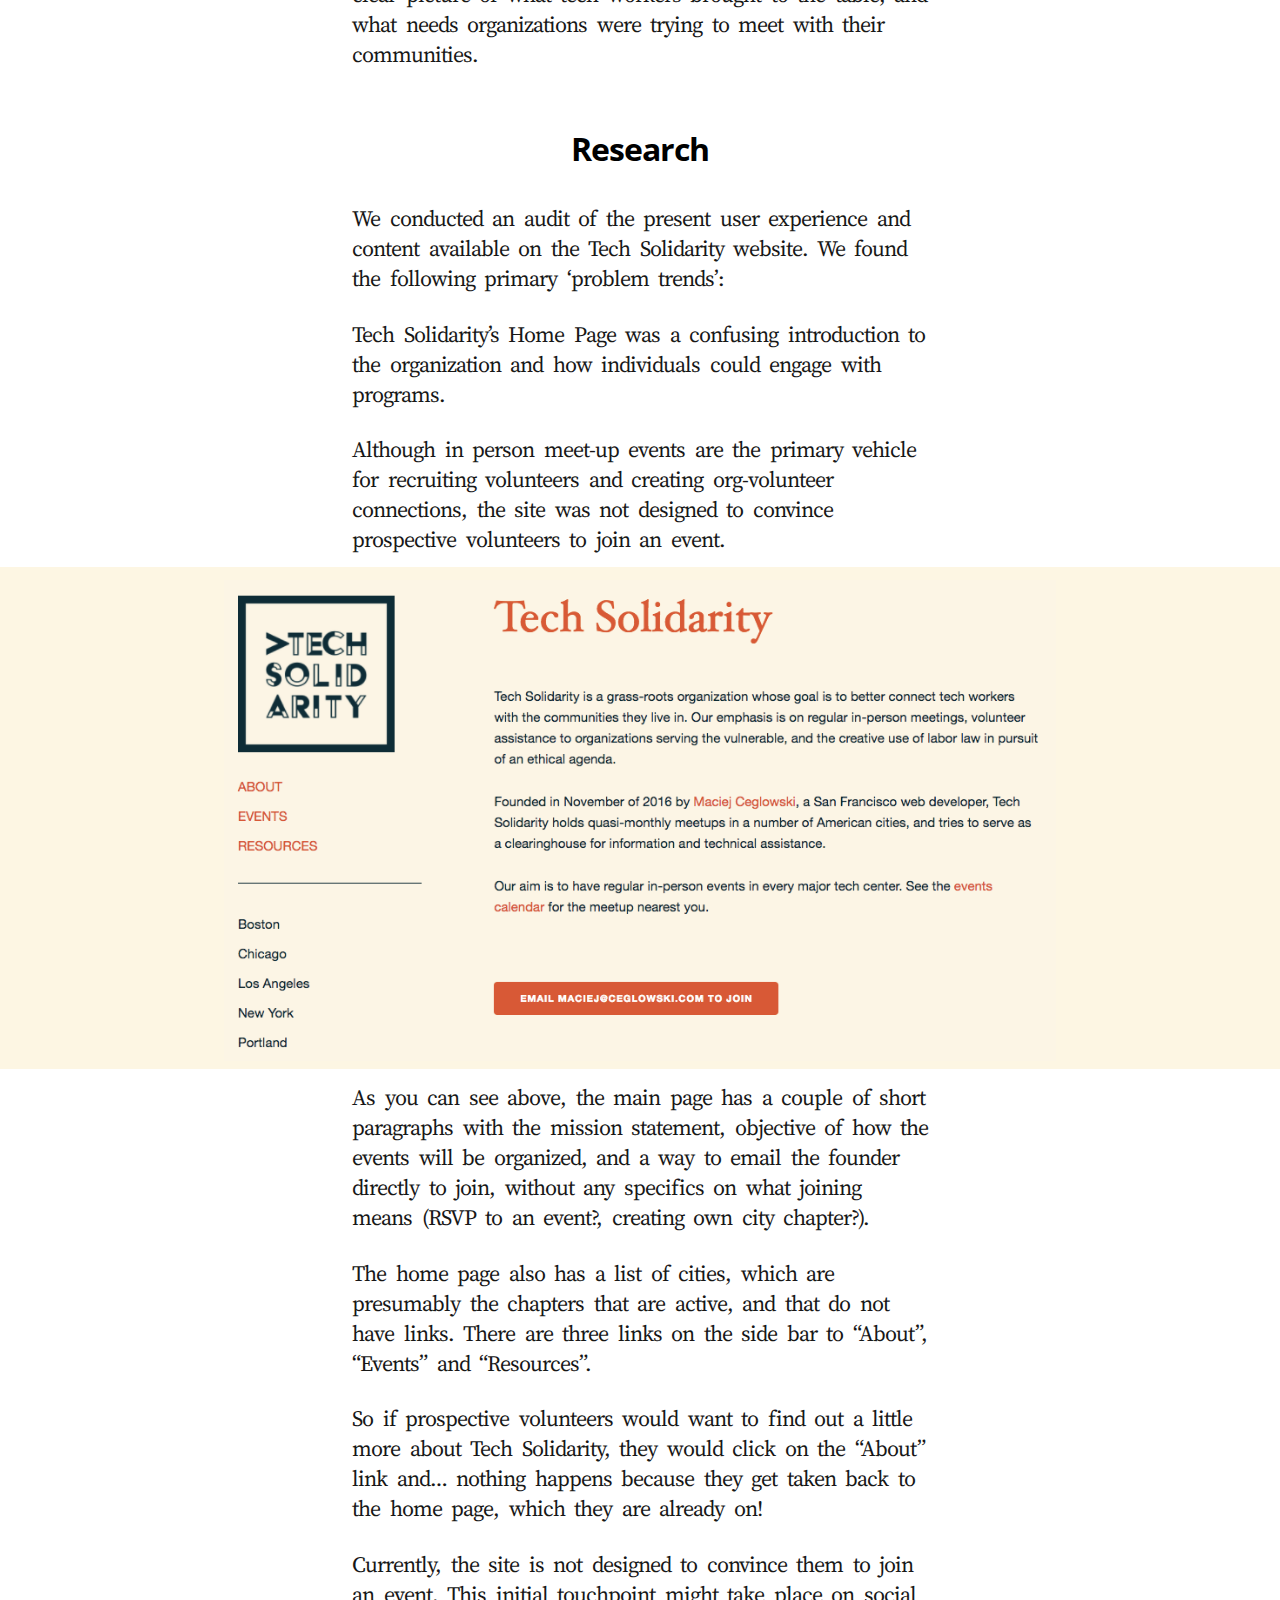
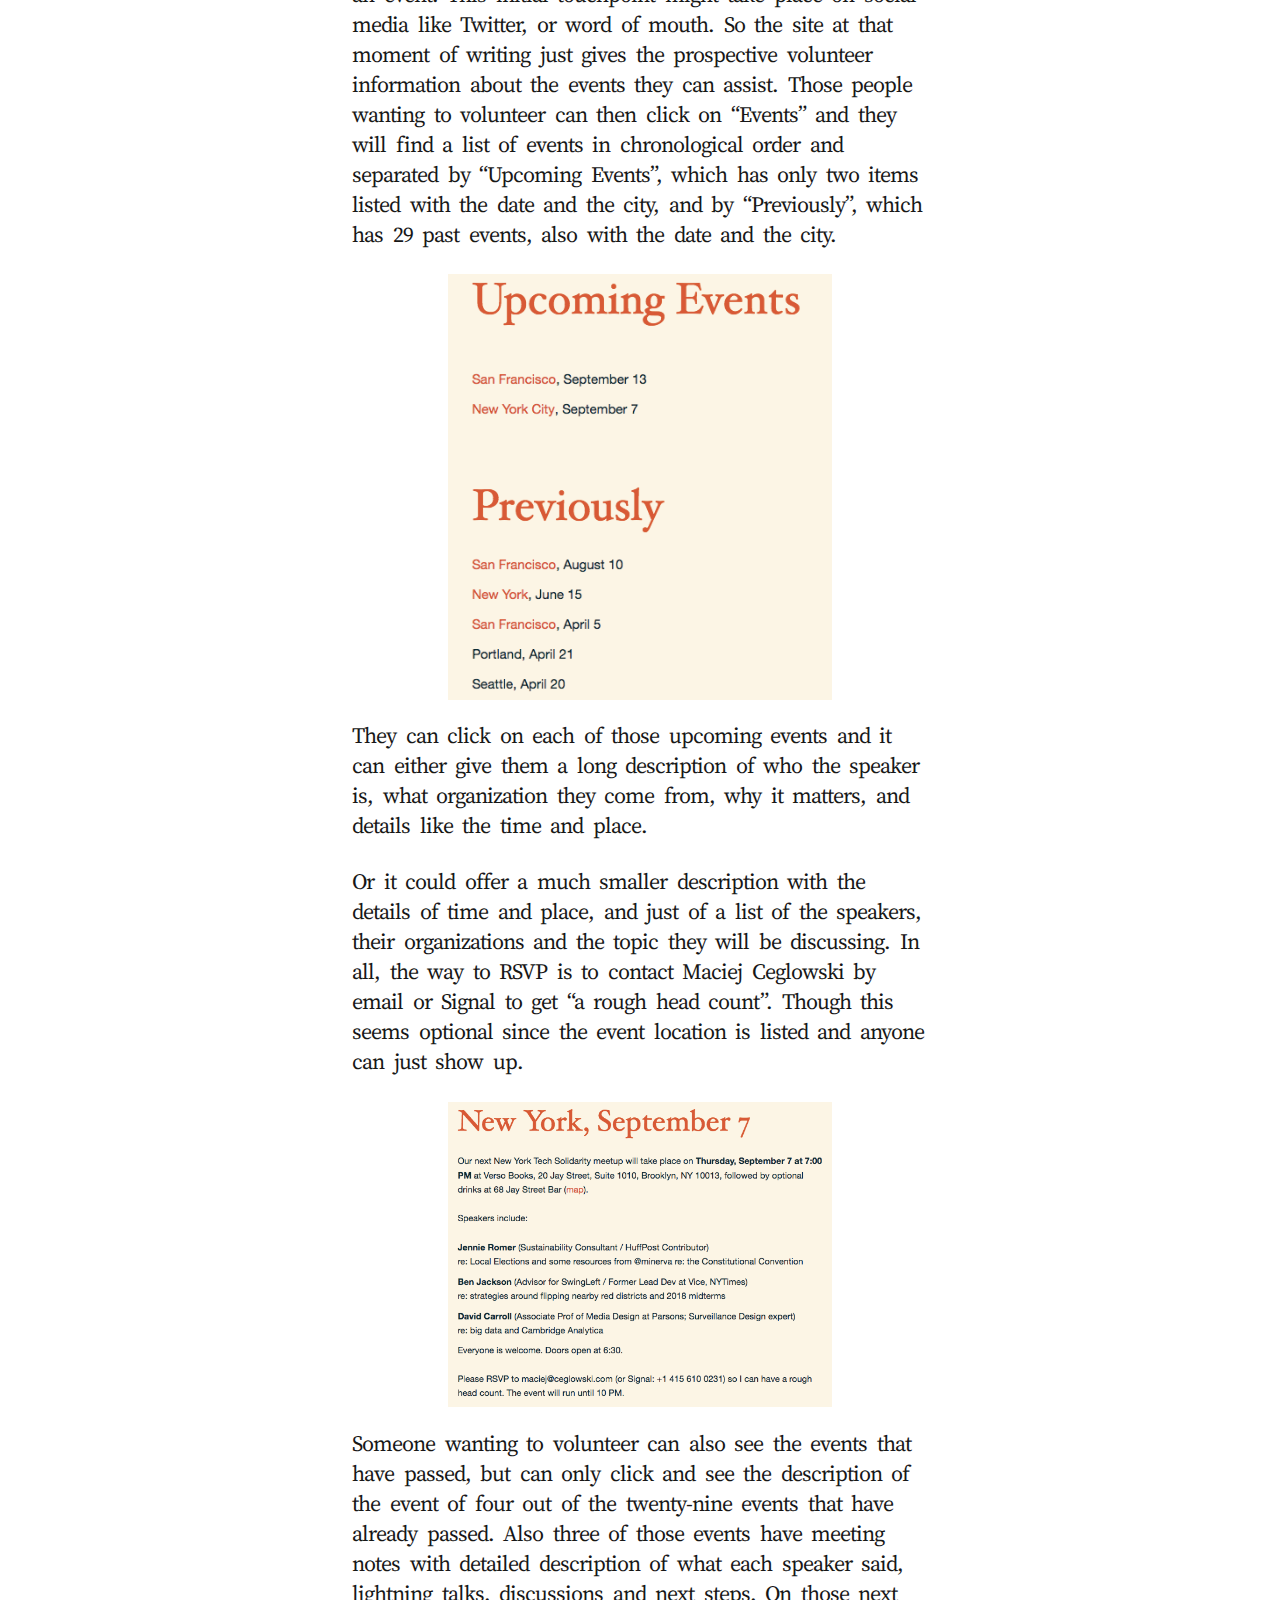
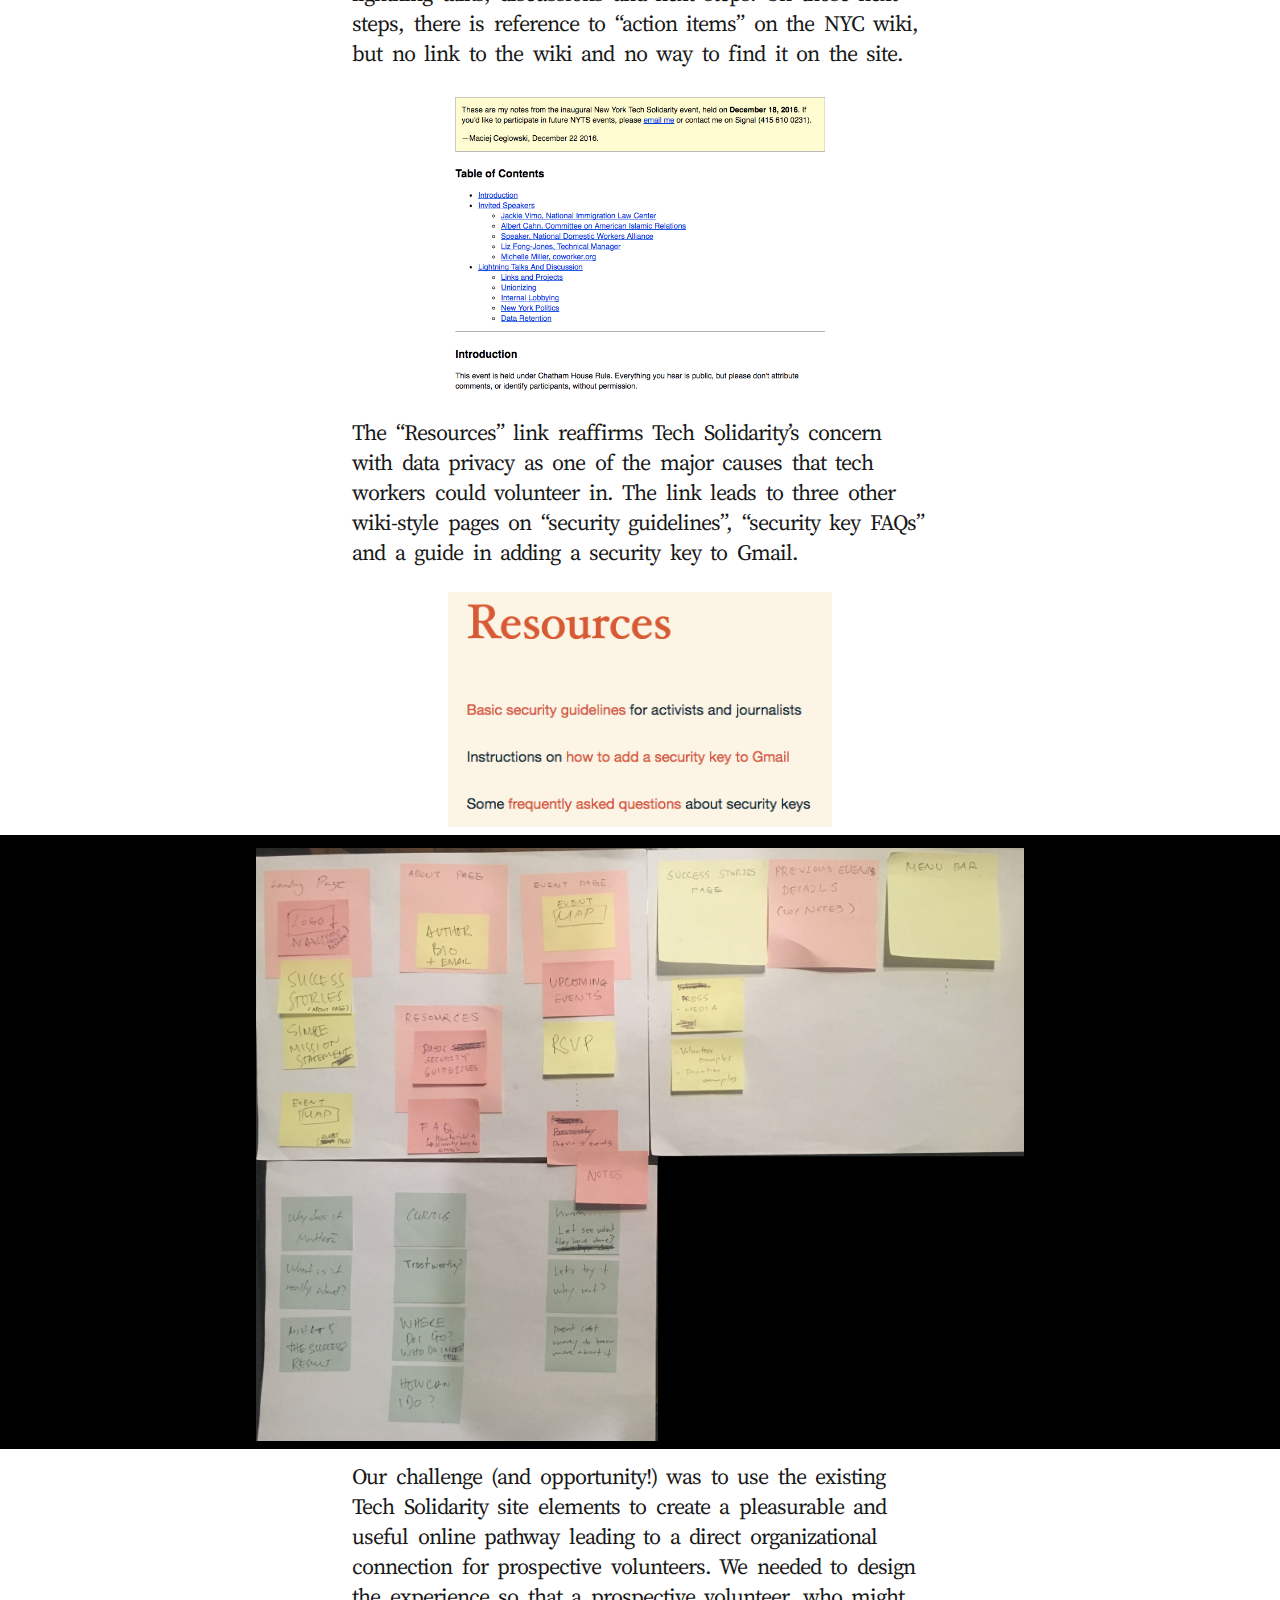
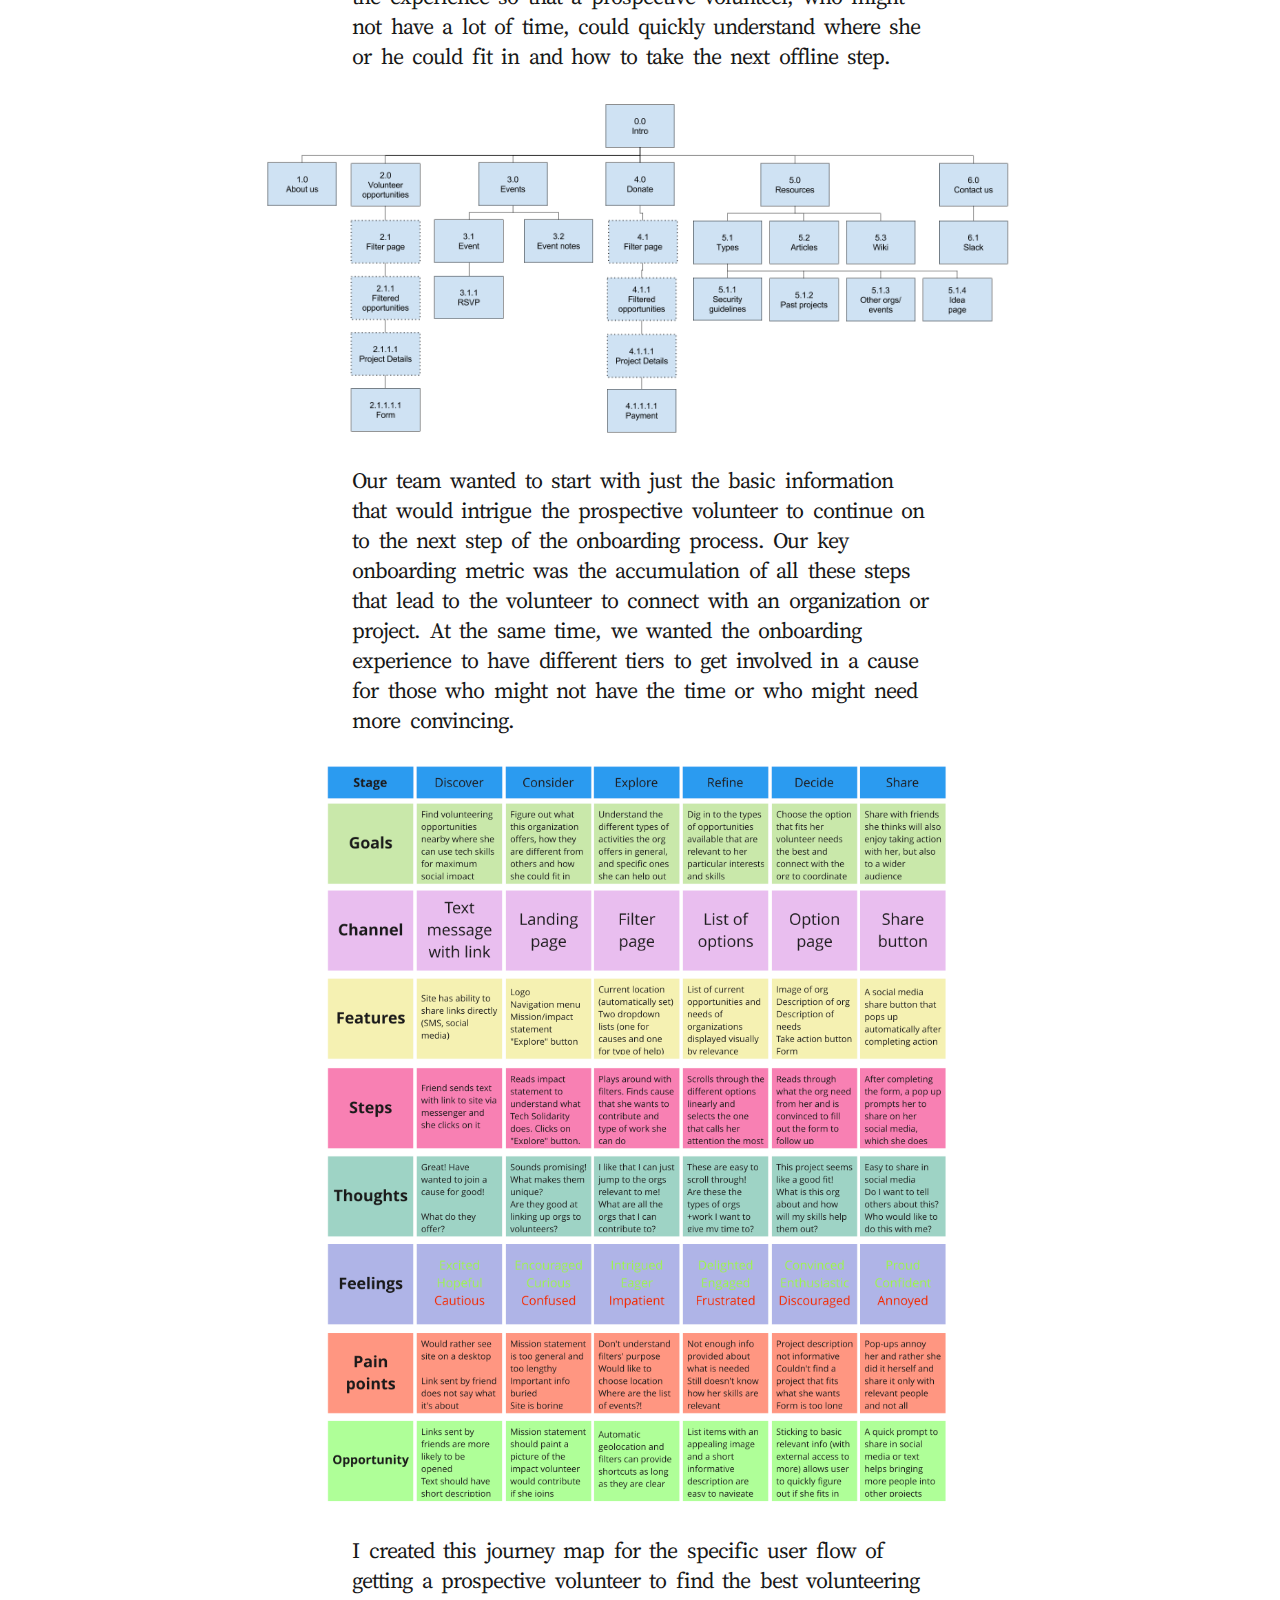
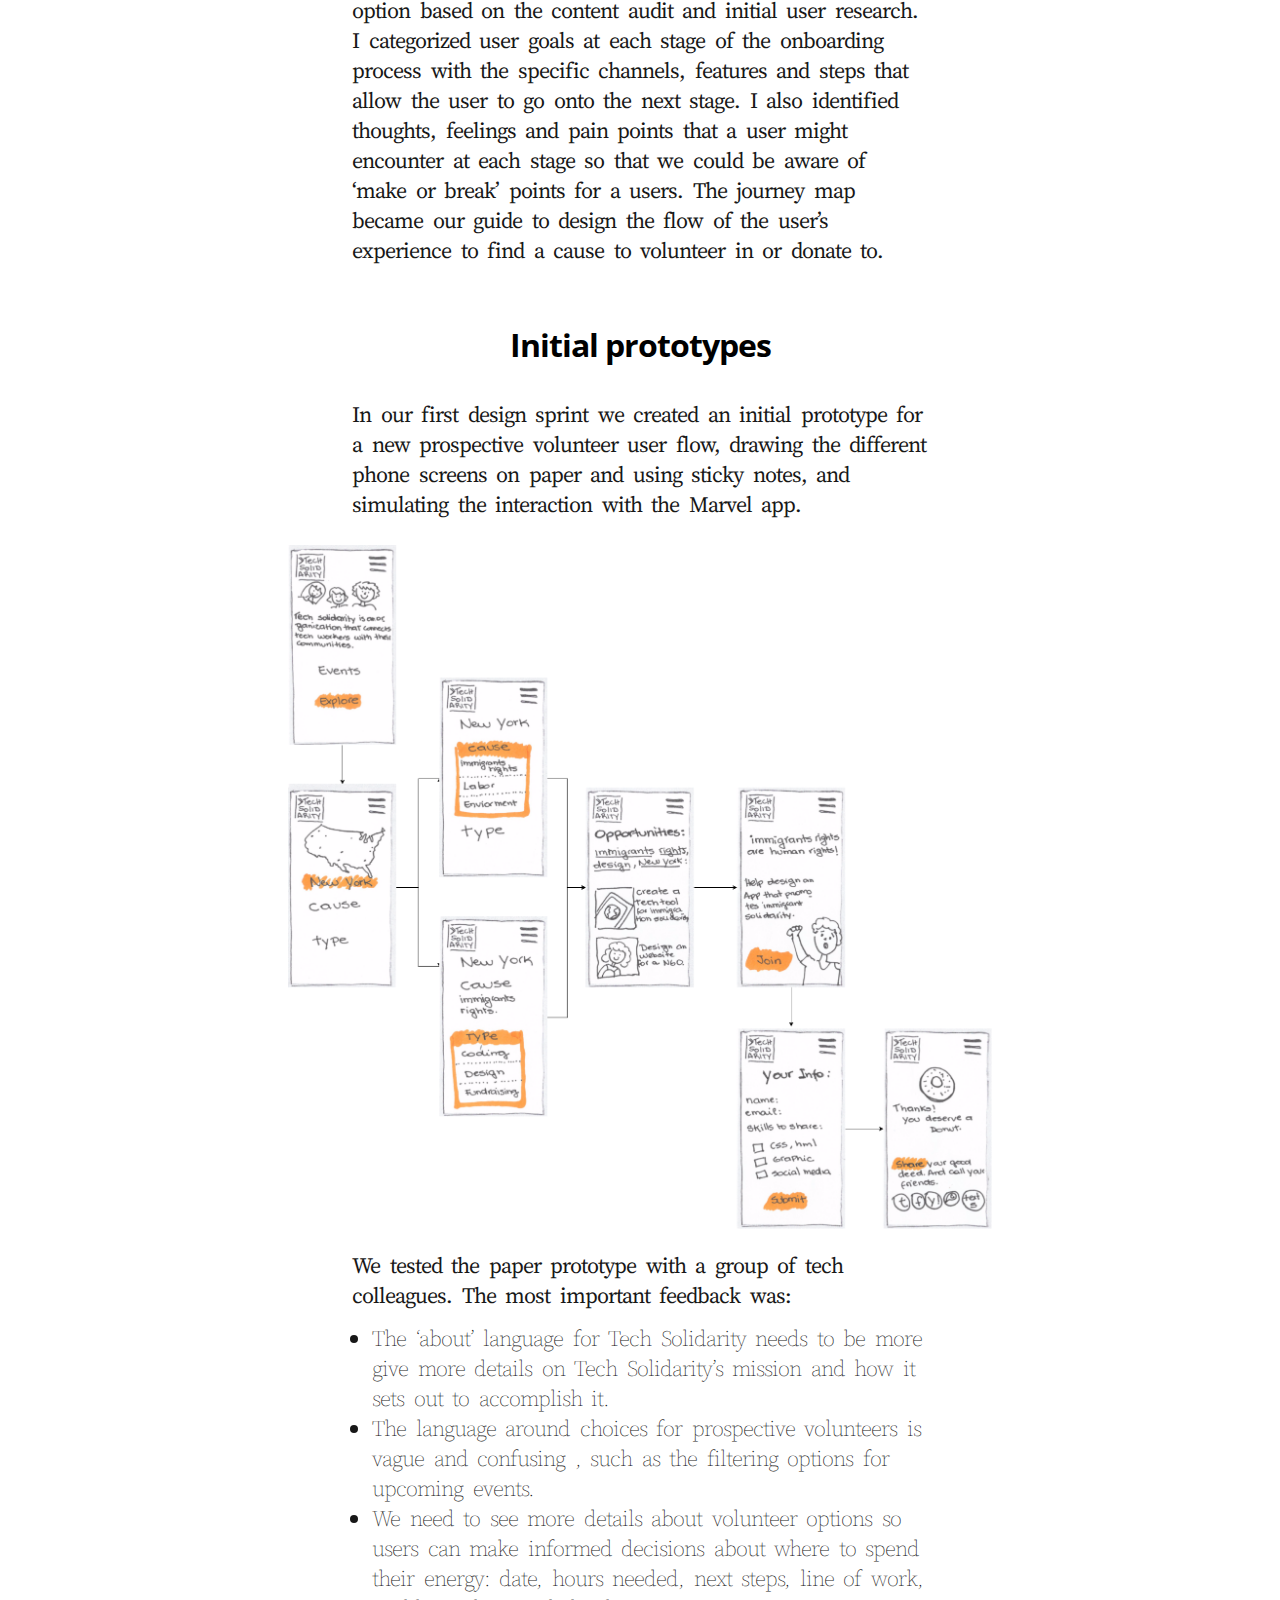
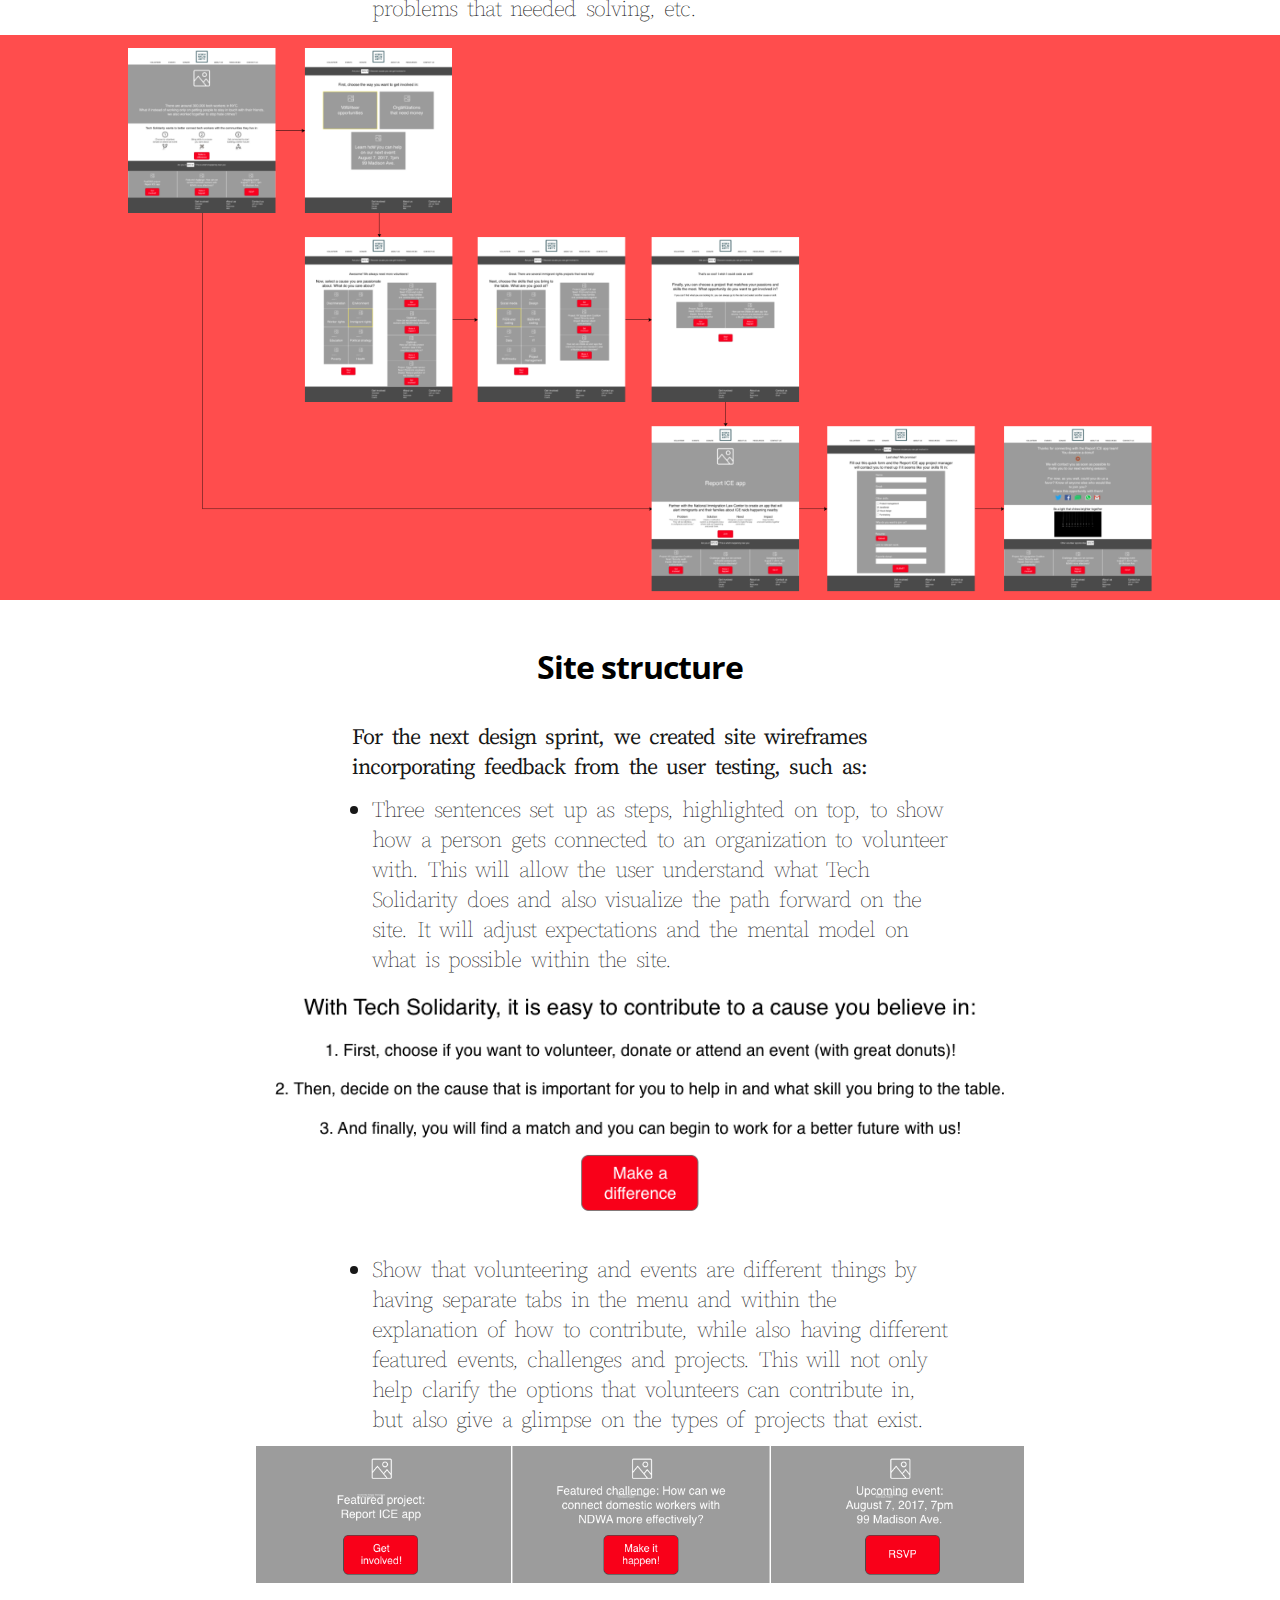
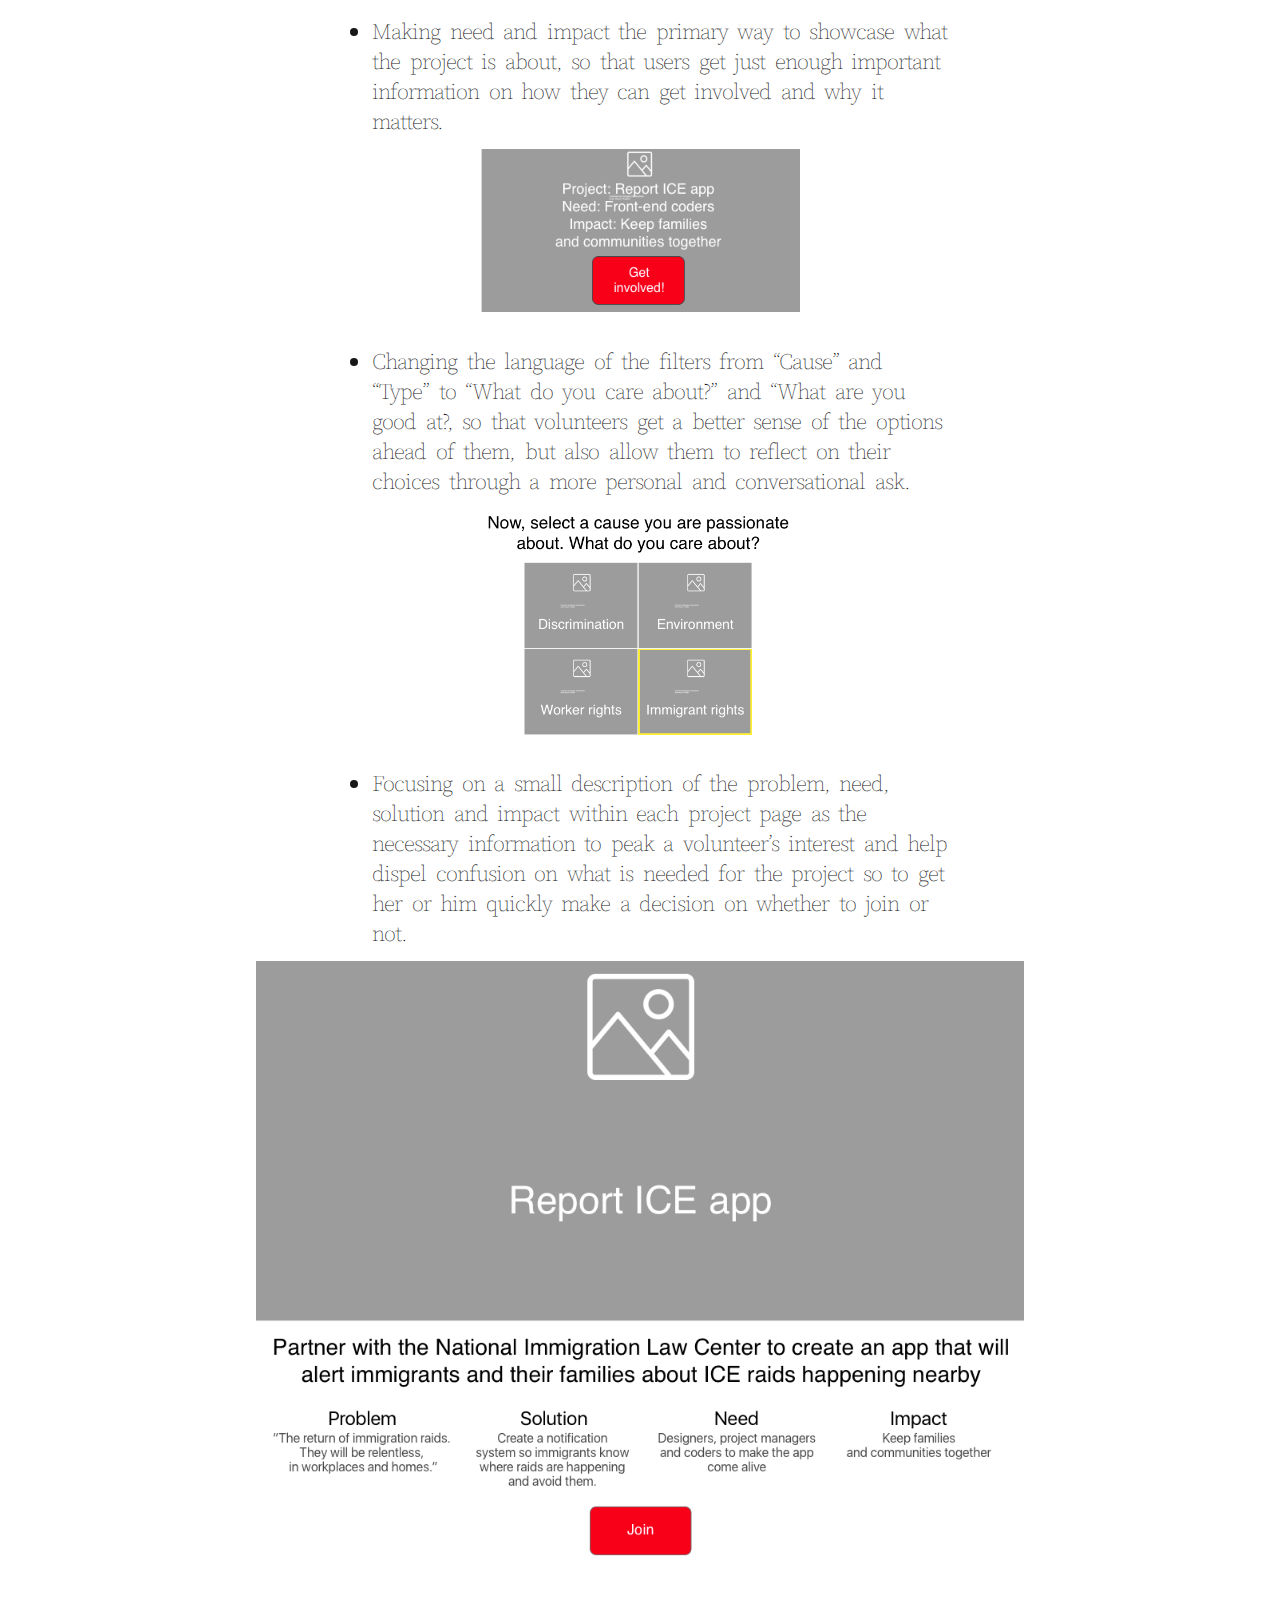
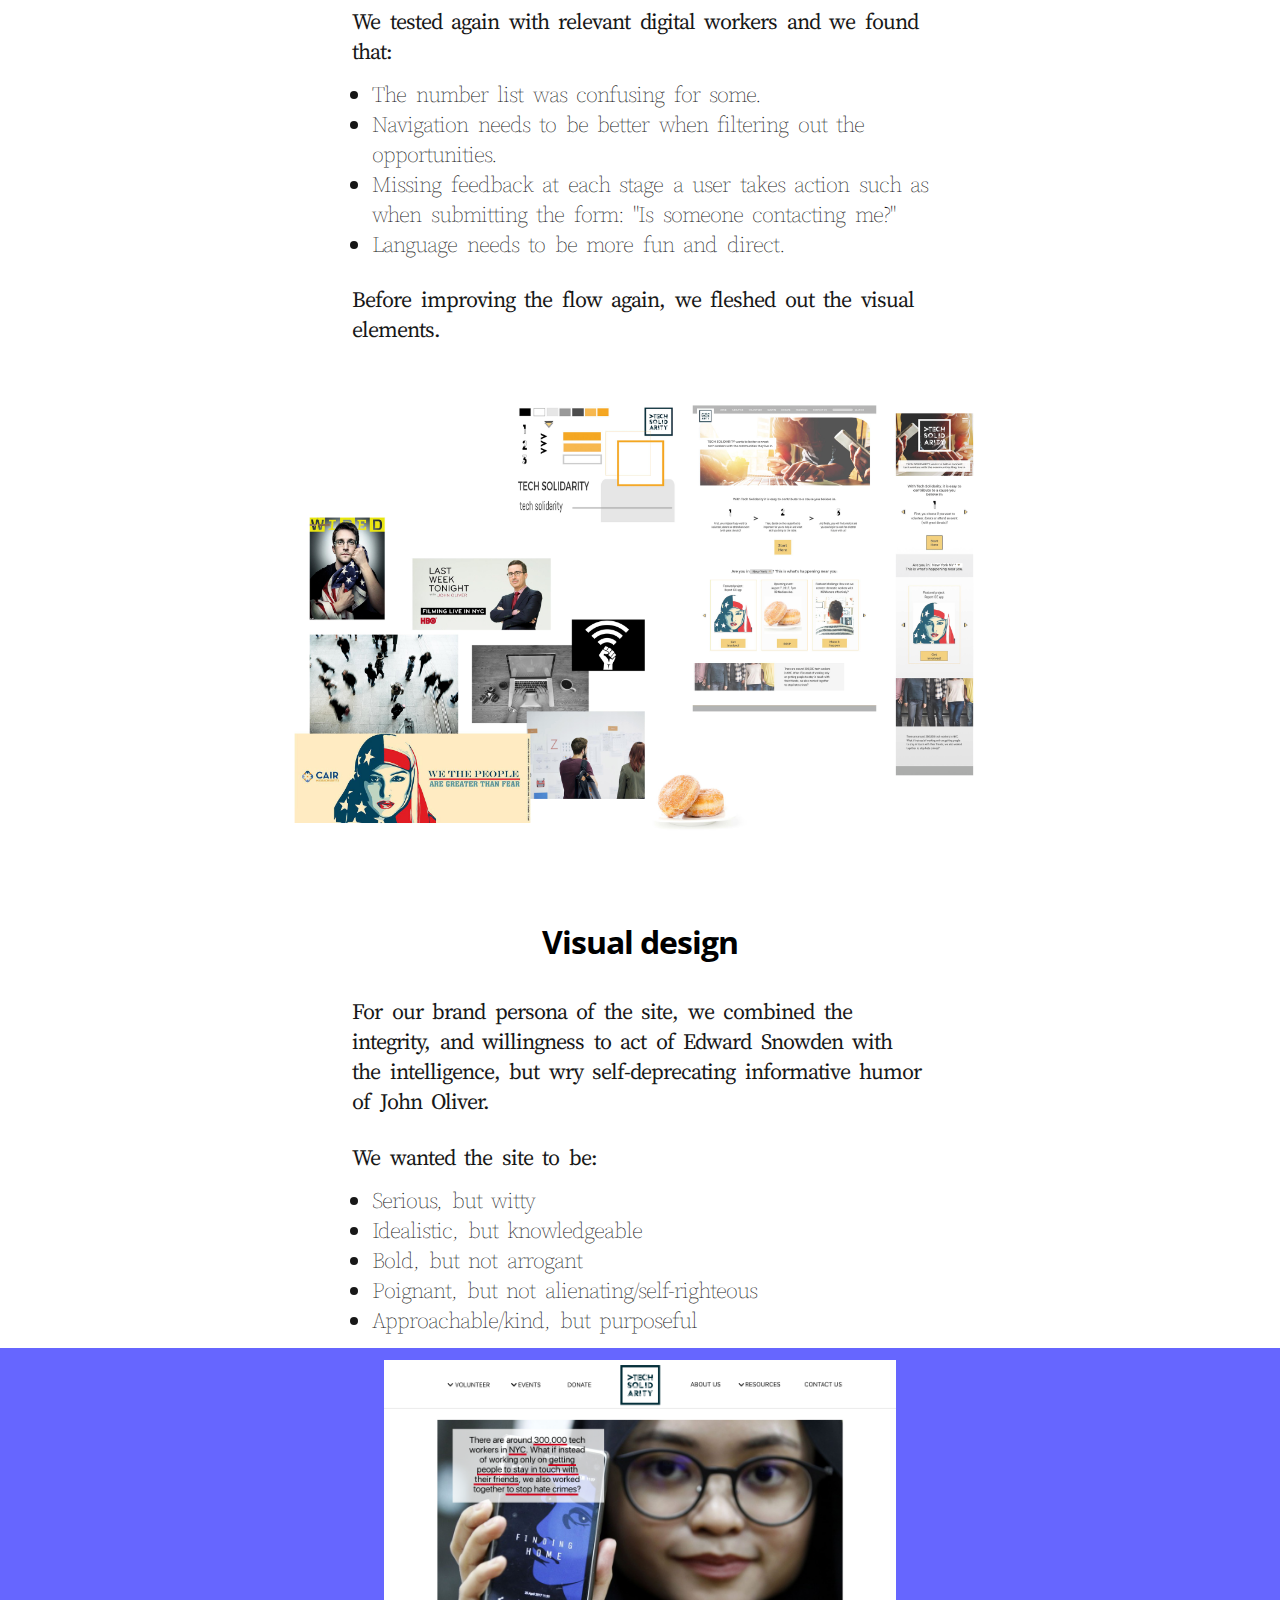
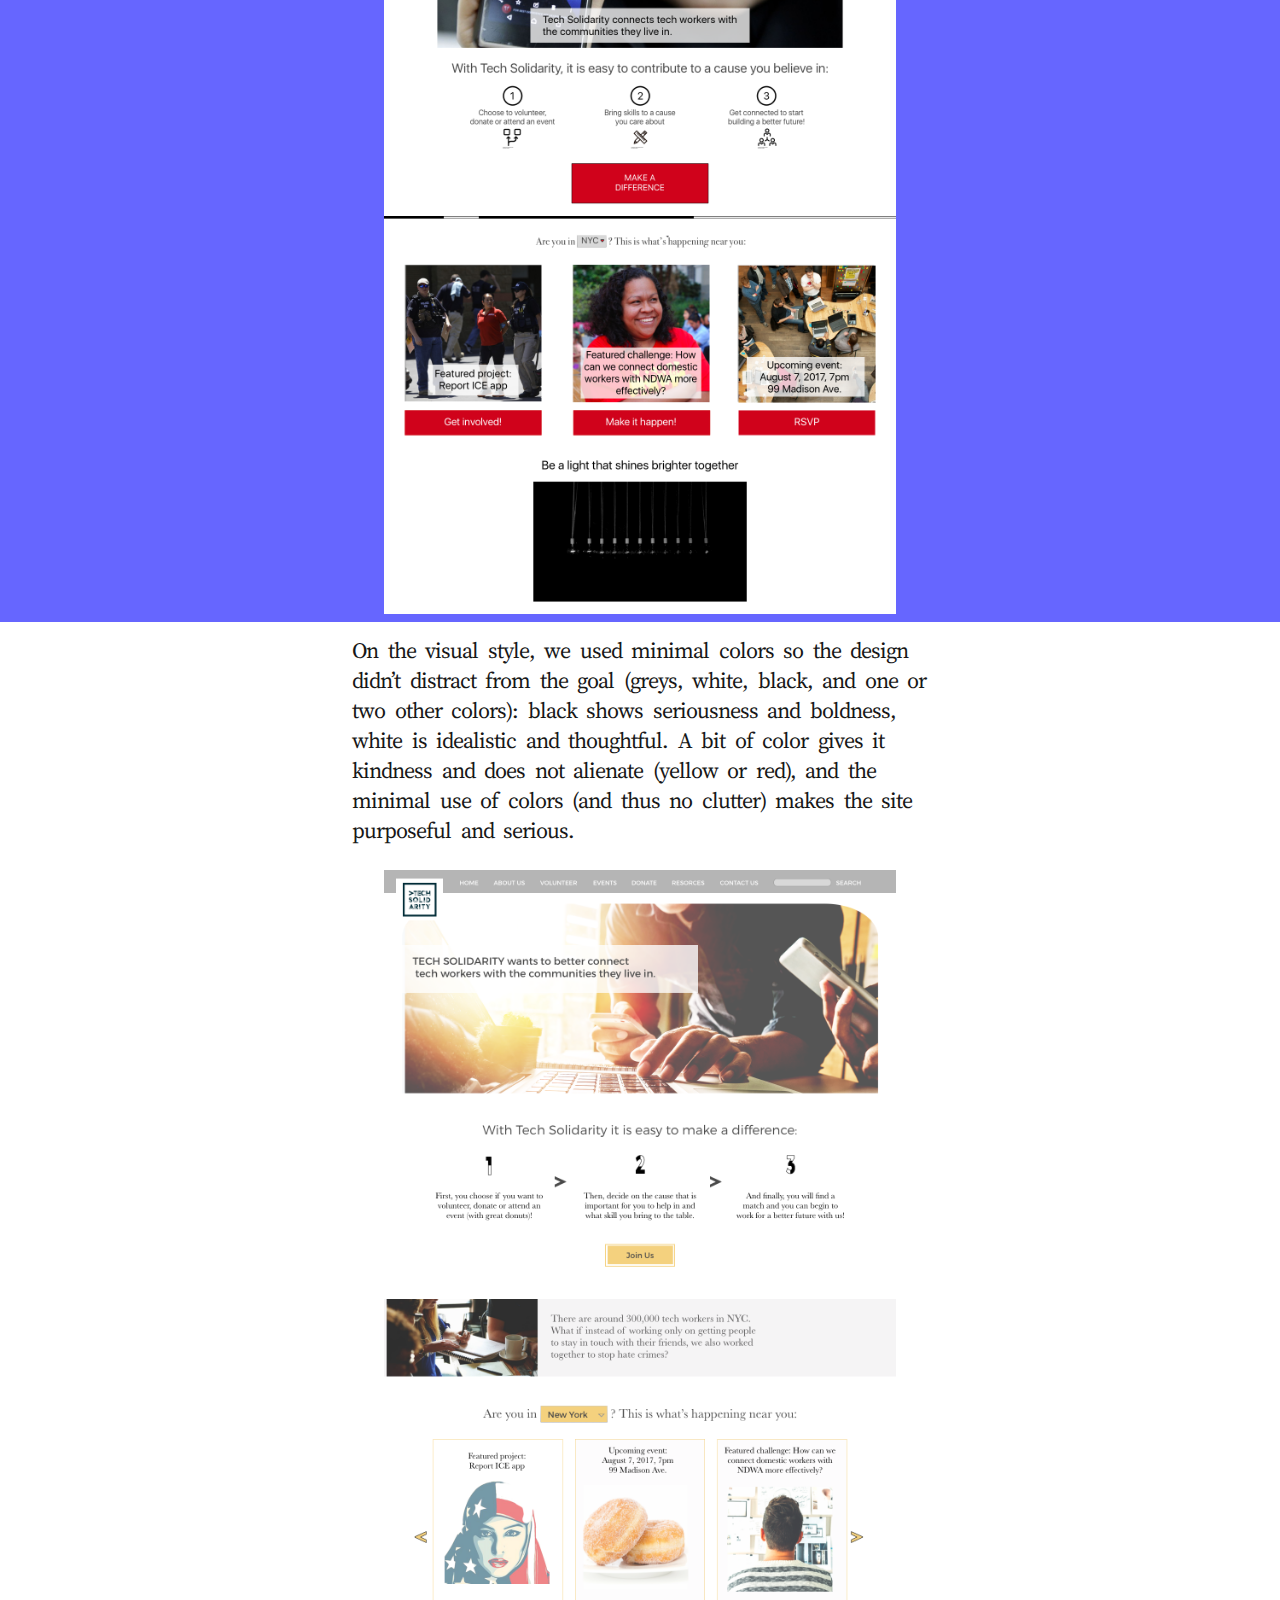
<file: TechSolidarity.html>
<!DOCTYPE html>
<html>
<head>
	<script src="https://ajax.googleapis.com/ajax/libs/jquery/2.1.3/jquery.min.js"></script>
	<link href='https://fonts.googleapis.com/css?family=Source+Sans+Pro' rel='stylesheet' type='text/css'>
	<link href="https://fonts.googleapis.com/css?family=Pontano+Sans" rel="stylesheet" type="text/css">
	<link href="https://fonts.googleapis.com/css?family=Open+Sans|PT+Serif" rel="stylesheet">
	<link href="https://fonts.googleapis.com/css?family=Source+Serif+Pro" rel="stylesheet">
	<meta charset="UTF-8">
	<link rel="stylesheet" href="stylez.css">
	<title>Tech Solidarity Redesign</title>
</head>

<body>


	<div id="TechSolidarity-title">
		<h1>
	Tech Solidarity redesign
		</h1>
	</div>




	<div class="menu">

<div class="menu-content">
		<div class="menu-item">
			<a href="index.html#projects" target="_top">Work</a>
		</div>

		<div class="menu-item">
			<a href="other.html">Other</a>
		</div>
		

		<div class="menu-item">
			<a href="about.html">About</a>
		</div>

		<div class="menu-item">
			<a href="EricFrenchResume.pdf" target="_blank">Resume</a>
		</div>

		<div class="menu-item">
			<a href="mailto:ericfrenchmonge@gmail.com" target="_top">Contact</a>
		</div>
</div>

	</div>

		<div id="projects">
		<div class="overview">
			<p>
			The challenge was to redesign Tech Solidarity's web site in order to improve the onboarding experience so more volunteers can work on the causes they believe in.
			</p>
		</div>

		<div class="content">
		<p>
			After the last US presidential election there was a dramatic increase in attention and offers of volunteer support for organizations focused on social change. San Francisco web developer Maciej Ceglowski founded the grassroots group, Tech Solidarity, as a way to direct the burst of energy that he was seeing, and now there are several independently-run chapters across the country. Tech Solidarity wants to “motivate the tech/creative community to use its considerable power, skills, and resources for social good” by connecting  tech workers (coders, designers, engineers, data security pros, etc) with social justice causes in their own cities. 
		</p>
		<p>
		Our assignment for the School of VIsual Art’s (SVA) Summer Intensive Practice of Interaction Design course was to redesign the Tech Solidarity website to improve the onboarding experience.The success of our changes would be measured by the increase of volunteers and donations to the social justice organizations Tech Solidarity supports.
		</p>
		<p>
		Our project team was Anna Luiza de Almeida Verani, the UI lead, and me, the UX lead. As an activist and community volunteer, I think a lot about how technology can effectively translate individual passion to collective action.  The key is facilitating  efficient and impactful connections between organizations and individuals that meet the needs of both participants. Our first step was to get a clear picture of what tech workers brought to the table, and what needs organizations were trying to meet with their communities. 
		</p>

		<h2>Research</h2>
		<p>
		We conducted an audit of the present user experience and content available on the Tech Solidarity website. We found the following primary ‘problem trends’:
		</p>

		<p>
		Tech Solidarity’s Home Page was a confusing introduction to the organization and how individuals could engage with programs. </p>

		<p>
		Although in person meet-up events are the primary vehicle for recruiting volunteers and creating org-volunteer connections, the site was not designed to convince prospective volunteers to join an event. </p>

		
		</div>

		<div id="techsolidarityoriginal">
		<img class="image" src="originalsite.png">
		</div>

		<div class="content">
			
					<p> As you can see above, the main page has a couple of short paragraphs with the mission statement, objective of how the events will be organized, and a way to email the founder directly to join, without any specifics on what joining means (RSVP to an event?, creating own city chapter?).</p>

					<p> The home page also has a list of cities, which are presumably the chapters that are active, and that do not have links. There are three links on the side bar to “About”, “Events” and “Resources”.</p>

				<p>So if prospective volunteers would want to find out a little more about Tech Solidarity, they would click on the “About” link and… nothing happens because they get taken back to the home page, which they are already on!</p>
				
					<p> Currently, the site is not designed to convince them to join an event. This initial touchpoint might take place on social media like Twitter, or word of mouth. So the site at that moment of writing just gives the prospective volunteer information about the events they can assist. Those people wanting to volunteer can then click on “Events” and they will find a list of events in chronological order and separated by “Upcoming Events”, which has only two items listed with the date and the city, and by “Previously”, which has 29 past events, also with the date and the city. </p>

					<div class="siteanalysis-image">
					<img src="tsevents.png">
					</div>
					<p>They can click on each of those upcoming events and it can either give them a long description of who the speaker is, what organization they come from, why it matters, and details like the time and place. </p>
				
					<p>Or it could offer a much smaller description with the details of time and place, and just of a list of the speakers, their organizations and the topic they will be discussing. In all, the way to RSVP is to contact Maciej Ceglowski by email or Signal to get “a rough head count”. Though this seems optional since the event location is listed and anyone can just show up.
					</p>

				<div class="siteanalysis-image">
				<img src="nycevent.png">
				</div>

					<p> Someone wanting to volunteer can also see the events that have passed, but can only click and see the description of the event of four out of the twenty-nine events that have already passed. Also three of those events have meeting notes with detailed description of what each speaker said, lightning talks, discussions and next steps. On those next steps, there is reference to “action items” on the NYC wiki, but no link to the wiki and no way to find it on the site. </p>

				<div class="siteanalysis-image">
				<img src="tsnotes.png">
				</div>
					<p> The “Resources” link reaffirms Tech Solidarity’s concern with data privacy as one of the major causes that tech workers could volunteer in. The link leads to three other wiki-style pages on “security guidelines”, “security key FAQs” and a guide in adding a security key to Gmail.
					</p>
				<div class="siteanalysis-image">
				<img src="tsresources.png">
				</div>

		<div id="papermap">
		<img src="map.jpg">
		</div>

		<p> Our challenge (and opportunity!) was to use the existing Tech Solidarity site elements to create a pleasurable and useful online pathway leading to a direct organizational connection for prospective volunteers.  We needed to design the experience so that a prospective volunteer, who might not have a lot of time, could quickly understand where she or he could fit in and how to take the next offline step. </p>
		

		<div id="sitemap">
		<img src="sitemap.png">
		</div>

		<p> Our team wanted to start with just the basic information that would intrigue the prospective volunteer to continue on to the next step of the onboarding process. Our key onboarding metric was the accumulation of all these steps that lead to the volunteer to connect with an organization or project. At the same time, we wanted the onboarding experience to have different tiers to get involved in a cause for those who might not have the time or who might need more convincing.</p>
		</div>

		<div id="journey" class="content">
		<img src="userjourneymap.png">

			<p> I created this journey map for the specific user flow of getting a prospective volunteer to find the best volunteering option based on the content audit and initial user research. I categorized user goals at each stage of the onboarding process with the specific channels, features and steps that allow the user to go onto the next stage. I also identified thoughts, feelings and pain points that a user might encounter at each stage so that we could be aware of ‘make or break’ points for a users. The journey map became our guide to design the flow of the user’s experience to find a cause to volunteer in or donate to. </p>

		</div>

		<div id="inicio" class="content">
		
		<h2>Initial prototypes</h2>

		<p> In our first design sprint we created an initial prototype for a new prospective volunteer user flow, drawing the different phone screens on paper and using sticky notes, and simulating the interaction with the Marvel app.</p>

		<img src="ts-paper.png">
		
		<p> We tested the paper prototype with a group of tech colleagues. The most important feedback was:</p>

		<ul>
			<li> The ‘about’ language for Tech Solidarity needs to be more give more details on Tech Solidarity’s mission and how it sets out to accomplish it.</li>
			<li> The language around choices for prospective volunteers is vague and confusing , such as the filtering options for upcoming events. </li>
			<li> We need to see more details about volunteer options so users can make informed decisions about where to spend their energy: date, hours needed, next steps, line of work, problems that needed solving, etc. </li>
		</ul>
	</div>

	<div id="architecture">
	
		<img src="ts-wireframes.png" alt="Wireframes">

	</div>


	<div id="wireframes" class="content">
		<h2>Site structure</h2>

		<p> For the next design sprint, we created site wireframes incorporating feedback from the user testing, such as: 
		</p>
		<ul>
			<li> Three sentences set up as steps, highlighted on top, to show how a person gets connected to an organization to volunteer with. This will allow the user understand what Tech Solidarity does and also visualize the path forward on the site. It will adjust expectations and the mental model on what is possible within the site. </li>
		</ul>
			<img src="steps.png">
		<ul>
			<li> Show that volunteering and events are different things by having separate tabs in the menu and within the explanation of how to contribute, while also having different featured events, challenges and projects. This will not only help clarify the options that volunteers can contribute in, but also give a glimpse on the types of projects that exist. </li>
		</ul>
			
			<img src="wireframe1.png">
		<ul>
			<li> Making need and impact the primary way to showcase what the project is about, so that users get just enough important information on how they can get involved and why it matters. </li>
		</ul>
	</div>
	<div id="wireframes2" class="content">
			<img src="projectneeds.png">
		<ul>
			<li> Changing the language of the filters from “Cause” and “Type” to “What do you care about?” and “What are you good at?, so that volunteers get a better sense of the options ahead of them, but also allow them to reflect on their choices through a more personal and conversational ask. </li>
		</ul>
			<img src="filters.png">
		<ul>
			<li> Focusing on a small description of the problem, need, solution and impact within each project page as the necessary information to peak a volunteer’s interest and help dispel confusion on what is needed for the project so to get her or him quickly make a decision on whether to join or not. </li>
		</ul>
	</div>
		<div id="wireframes" class="content">
			<img src="projectdetails.png">
		<p>We tested again with relevant digital workers and we found that: </p>
		<ul>
			<li> The number list was confusing for some.</li>
			<li> Navigation needs to be better when filtering out the opportunities. </li>
			<li> Missing feedback at each stage a user takes action such as when submitting the form: "Is someone contacting me?" </li>
			<li>Language needs to be more fun and direct. </li>
		</ul>
		<p> Before improving the flow again, we fleshed out the visual elements. </p>
	</div>

	<div class="content">

		<div id="visual">
		<img src="collage.png">
		</div>

		<h2>Visual design</h2>
		<p> For our brand persona of the site, we combined the integrity, and willingness to act of Edward Snowden with the intelligence, but wry self-deprecating informative humor of John Oliver. </p>

		<p> We wanted the site to be: </p>

		<ul>
			<li>Serious, but witty</li>
			<li>Idealistic, but knowledgeable</li>
			<li>Bold, but not arrogant</li>
			<li>Poignant, but not alienating/self-righteous</li>
			<li>Approachable/kind, but purposeful</li>
		</ul>

		<div id="visual2">
		<img src="ts-visual-v1.png">
		</div>

		<p> On the visual style, we used minimal colors so the design didn’t distract from the goal (greys, white, black, and one or two other colors): black shows seriousness and boldness, white is idealistic and thoughtful. A bit of color gives it kindness and does not alienate (yellow or red), and the minimal use of colors (and thus no clutter) makes the site purposeful and serious. </p>

		<div id="visual3">
		<img src="ts-visual-v2.png">
		</div>

		<p> We also included interactive elements and engagement methods to delight and surprise as a user navigates the site:  </p>

		<ul>
			<li>The use of the donut after submitting the form makes it feel friendly.</li>
			<li>At the beginning, there is automatic trigger to geolocate the users to show them the event or volunteer options happening around them that are relevant (prompting them to allow geolocation, of course), making the site feel purposeful and serious.</li>
			<li>An inspirational gif or quote that is randomized creates a sense of anticipation. </li>
			<li> Feedback of what filters have been selected. </li>
			<li> Every time users select something, the sentence changes and acknowledges their selection. </li>
			<li> The dynamic paragraph on top of the home page image gives a glimpse into Tech Solidarity by having a changing link with the different locations Tech Solidarity and another changing link with the different success stories that already have been done. </li>
		</ul>

		<p data-height="440" data-theme-id="0" data-slug-hash="QMKzpY" data-default-tab="result" data-user="ericfrenchmonge" data-embed-version="2" data-pen-title="Paragraph change" class="codepen">See the Pen <a href="https://codepen.io/ericfrenchmonge/pen/QMKzpY/">Paragraph change</a> by Eric French (<a href="https://codepen.io/ericfrenchmonge">@ericfrenchmonge</a>) on <a href="https://codepen.io">CodePen</a>.</p>
<script async src="https://production-assets.codepen.io/assets/embed/ei.js"></script>

		<p> These interactions are created to inspire prospective volunteers so they feel optimistic that what they will do will really help out, and be encouraged that they will be part of a larger community of like-minded do-gooders.  </p>

		<div id="final">
		<img src="ts-finaldesktop.png">
		</div>

		<h2>Final prototype</h2>

		<p> After deciding how our site will look and how it would function, we created a final prototype with the feedback from testing the wireframes and then testing the visual design. We made sure to: </p>

		<ul>
			<li> List out the steps so it reflects how the user would navigate the site. </li>
			<li> Be more direct and fun with language, and give users feedback so they know what to expect each stage of the way. For example, as the user selects filters across the site, the next screen has two sentences that change and acknowledge the selection, like "Awesome, we always need more volunteers" and "Cool! I wish I could code as well". </li>
			<li> Unclutter each page to keep it to the bare minimum so the user is not distracted from going on to the next stage. </li>
			<li> On the mobile version, if the user swipes or taps on an arrow they will swipe to another mini screen to see all the steps. The same happens when sliding along the options in the location. This way, we use the small screen constraints more efficiently. </li>
			<li> When filtering (and the dynamic changing of volunteering options), a user gets immediate feedback so it shows user the filters they already selected. </li>

		</ul>

		<div id="prototype">
		<iframe src="https://marvelapp.com/4f9b3h3?emb=1" width="402" height="823" allowTransparency="true" frameborder="0"></iframe>
		</div>

		<h2>Conclusion</h2>

		<p> I have worked in community organizations both as a volunteer looking to connect with a cause and from within an organization looking for volunteers. The initial connection, where the right volunteer knocks on the door of the right organization, is extremely important. If the volunteering experience for both parties works well, it inspires each to reach out to new experiences with new community actors, enlarging the action networks that bring about social change. </p>

		<p> The experience that Tech Solidarity provides has to motivate users to take action and be emotionally resonant. For prospective volunteers to get inspired and commit to join a cause, the technology facilitating this process has to reassure them with meaningful information and engage them with an easy to follow path guiding them toward their goal as seamlessly as possible. </p>

		<p> Each interaction in the site has to be dynamic and provide them with constant and immediate feedback. Filters should provide the right balance of choices to help them get to the best option. Visual elements and content need to enhance each other so each option has what it takes to make the best informed decision. It should give prospective volunteers a sense of what it would be like to work together with that organization, visualize how they would fit in, and making it simple and pleasurable to convince them they are joining a cause that they will bring the most meaningful impact. By being conversational and streamlining the information and options so the user can quickly get to where they want to, our redesign of Tech Solidarity creates a shortcut to inspire volunteers to join a cause they believe in. </p>
	</div>
	</div>




<script src="myscript.js" type="text/javascript">
	</script>

</body>



</html>
</file>
<file: stylez.css>
body {
	width: 100%;
	text-align: center;
  font-family: 'Open Sans', sans-serif;
	font-weight: 400;
  font-style: normal;
  margin: 0px auto;
  color: #333;
  background-color: #fff;
  letter-spacing: .01rem;
    letter-spacing: -1px;
    font-size: 20px;
    line-height: 150%;
    overflow-x: hidden; 
    margin-top: -25px;
    margin-bottom: -25px;
}

header {
  background: url(ericdiagram.png) no-repeat fixed;
  background-position: 50% 5%;
  -webkit-background-size: cover;
  -moz-background-size: cover;
  -o-background-size: cover;
  background-size: 52%;
  background-color: white;
  display: table;
  height: 580px;
  width: 100%;
  margin-top: 0;
  border-top-width: 0;
}


.spacer {
   height: 50px;
}


.menu {
   font-family: 'Fira Sans', sans-serif;
   background: white;
   opacity: 50%;
   height: 50px;
   position: absolute;
   width: 100%;
   /*top: 0px;*/
  /* display: none;*/
}

.menu-content {
width: 80%;
padding-top: 0.7%;
margin: 0 auto;
padding-left: 10%;
}

.menu-item {
margin: 0 auto;
 margin-right: 10%;
 display: inline;
}

.fixed {
  position: fixed; 
  top: 0;
  z-index: 99999; 
  width: 100%;
}


.about {
   display: inline;
   line-height: 50px;
    font-size: 18px;
   float: right;
   padding-right: 30px;
   font-family: 'Fira Sans', sans-serif;
}



div.menu a:link{
   text-decoration: none;
   color: black;
}

div.menu a:visited{
   text-decoration: none;
   color: #000000;
}

div.menu a:active{
   text-decoration: none;
   color: #000000;
}

div.menu a:hover{
   text-decoration: none;
   color: red;
}







a:link {
    text-decoration: none;
    color: black;
}

a:visited {
    text-decoration: none;
    color: black;
}








.wrapper {
    width: 100%;
    max-width: 100%;
    float: none;
    display: block;
    margin-right: 0;
    margin-left: 0;
    height: 200px;
    position: relative;
}

.other {
  width: 100%;
  height: 400px;
  background-color: black;
  position: relative;
}

#other-title {
    width: 70%;
    font-size: 30px;
    line-height: 34px;
    color: white;
     position: absolute;
  top: 50%;
  left: 50%;
  transform: translate(-50%, -50%);
}





a {
  width: 100%;
  height: auto;
  overflow: hidden;
}


.box {
  width: 100%;
  background-color: #222230;
  height: 0;
  position: absolute;
  top: 0;
  right: 0;
  left: 0;
  bottom: 0;
  opacity: 0.8;
}

.info {
  opacity: 0;
  color: white;
  text-align: center;
  letter-spacing: 2px;
}

.maininfo {
   position: absolute;
  top: 50%;
  left: 50%;
  transform: translate(-50%, -50%);
}

.title {
  font-size: 36px;
  line-height: 38px;
}

.details {
  top: 10%;
  bottom: 25%;
  right: 25%;
  left: 25%;
  position: absolute;
  z-index: 1000;
}

.skills {
  font-size: 12px;
  position: absolute;
  right: 0;
  bottom: 0;
  z-index: 1000;
}

.role {
  font-size: 12px;
  position: absolute;
  left: 0;
  bottom: 0;
  z-index: 1000;
}

.description {
  margin-top: 10px;
  font-size: 18px;
  display: block;
  line-height: 1.3 !important;
}


button {
    padding: 0.5em 1.0em;
    background: rgba(48,51,54,0.95);
    color: white;
    font-size: 16px;
    cursor: pointer;
    border: 2px solid #fff;
    text-transform: uppercase;
}

.links {
   margin: 5px;
    padding: 3px;
    background: rgba(48,51,54,0.95);
    color: white !important;
    text-decoration: none !important;
    cursor: pointer;
}

#coralproject button:hover {
  background-color: #f67150;
}

#coralproject .links:hover {
  background-color: #f67150;
}

#techsolidarity button:hover {
  background-color: #2E8B57;
}

#techsolidarity .links:hover {
  background-color: #2E8B57;
}

#cookbook button:hover {
  background-color: #FF9D7F;
}

#cookbook .links:hover {
  background-color: #FF9D7F;
}

#amauta button:hover {
  background-color: #ff0000;
}

#cpnn button:hover {
  background-color: #346689;
}

#cpnn .links:hover {
  background-color: #346689;
}

#whatishome button:hover {
  background-color: #FED05D;
}

#whatishome .links:hover {
  background-color: #FED05D;
}

#rapidresponse button:hover {
  background-color: #ffa83f;
}

#rapidresponse .links:hover {
  background-color: #ffa83f;
}

#tenants button:hover {
  background-color:#8B8F98;
}

#tenants .links:hover {
  background-color:#8B8F98;
}

#whoownsnyc button:hover {
  background-color:	#CA6A78;
}

#mitcivicmedia button:hover {
  background-color:	#03A0D4;
}

#mitcivicmedia .links:hover {
  background-color: #03A0D4;
}

#newschallenge button:hover {
  background-color:	#7D0000;
}

#plan button:hover {
  background-color:	#70E5CB;
}

#views button:hover {
  background-color:	#77B4C7;
}

#views .links:hover {
  background-color: #77B4C7;
}

#riddles button:hover {
  background-color:	#418A4C;
}

#riddles .links:hover {
  background-color: #418A4C;
}

#metal button:hover {
  background-color:	#e6a24c;
}

#metal .links:hover {
  background-color: #e6a24c;
}

#library button:hover {
  background-color: #8D6B4A;
}


    #coralproject {
      height: 350px;
      background: #f67150 url("FilteringByIdentifier.png") no-repeat;
      background-position: 50% 50%;  /* Sets reference point to scale from */
      background-size: 50%;
      overflow: hidden;
      text-align: center;
    text-decoration: white;
}

    #techsolidarity {
      height: 350px;
      background: #2E8B57 url("ts-paper.png") no-repeat;
      background-position: 50% 50%;  /* Sets reference point to scale from */
      background-size: 70%;
      overflow: hidden;
      text-align: center;
    text-decoration: white;
}

    #cookbook {
      height: 350px;
      background: black url("cccookbooks.png") no-repeat;
      background-position: 50% 20%;  /* Sets reference point to scale from */
      background-size: 15%;
      overflow: hidden;
      text-align: center;
    text-decoration: white;
}

    #amauta {
      background: #ff0000 url("amauta.png") no-repeat;
      background-position: 50% 50%;  /* Sets reference point to scale from */
      background-size: 20%;
      overflow: hidden;
      text-align: center;
    text-decoration: white;
}

#cpnn {
  height: 350px;
  background: #346689 url("CPNNProjectDatabase.png") no-repeat;
  background-position: 50% 50%;  /* Sets reference point to scale from */
      background-size: 100%;
      overflow: hidden;
      text-align: center;
    text-decoration: white;
}

  #rapidresponse {
      background: #ffa83f url("buddy-system-wireframe-user-flow.png") no-repeat;
      background-position: 50% 50%;  /* Sets reference point to scale from */
      background-size: cover;
      overflow: hidden;
      text-align: center;
    text-decoration: white;
}

  #whatishome {
      background: #F3DE85 url("whatishome.jpg") no-repeat;
      background-position: 50% 50%;  /* Sets reference point to scale from */
      background-size: cover;
      overflow: hidden;
      text-align: center;
    text-decoration: white;
}



    #tenants {
      background: #8B8F98 url("nyctenants.png") no-repeat;
      background-position:50% 50%;  /* Sets reference point to scale from */
      background-size: cover;
      overflow: hidden;
      text-align: center;
    text-decoration: white;
}

    #whoownsnyc {
      background: #CA6A78 url("whoownsnyc.png") no-repeat;
      background-position:50% 50%;  /* Sets reference point to scale from */
      background-size: cover;
      overflow: hidden;
      text-align: center;
    text-decoration: white;
}

    #mitcivicmedia {
      background: white url("http://cmsw.mit.edu/wp/wp-content/uploads/2013/11/CCM_logo.png") no-repeat;
      background-position:50% 50%;  /* Sets reference point to scale from */
      background-size: 20%;
      overflow: hidden;
      text-align: center;
    text-decoration: white;
}

    #newschallenge {
      background: #7D0000 url("newschallenge.png") no-repeat;
      background-position:50% 50%;  /* Sets reference point to scale from */
      background-size: 20%;
      overflow: hidden;
      text-align: center;
    text-decoration: white;
}

    #plan {
      background: #F1F1F1 url("plan.png") no-repeat;
      background-position:50% 50%;  /* Sets reference point to scale from */
      background-size: 25%;
      overflow: hidden;
      text-align: center;
    text-decoration: white;
}

    #views {
      background: #77B4C7 url("views.png") no-repeat;
      background-position:50% 50%;  /* Sets reference point to scale from */
      background-size: cover;
      overflow: hidden;
      text-align: center;
    text-decoration: white;
}

    #riddles {
      background: white url("riddle.png") no-repeat;
      background-position:50% 50%;  /* Sets reference point to scale from */
      background-size: cover;
      overflow: hidden;
      text-align: center;
    text-decoration: white;
}

    #metal {
      background: #e6a24c url("metal.png") no-repeat;
      background-position:50% 50%;  /* Sets reference point to scale from */
      background-size: cover;
      overflow: hidden;
      text-align: center;
    text-decoration: white;
}

#library {
      background: #44434A url("library.jpg") no-repeat;
      background-position:50% 70%;  /* Sets reference point to scale from */
      background-size: cover;
      overflow: hidden;
      text-align: center;
    text-decoration: white;
}

#TechSolidarity-title {
    background: linear-gradient(rgba(0,0,0,.7), rgba(0,0,0,.7)),
    url(collage.png) no-repeat fixed;
  background-position: 50% 10%;
  -webkit-background-size: cover;
  -moz-background-size: cover;
  -o-background-size: cover;
  background-size: cover;
  background-color: white;
  display: table;
  height: 540px;
  width: 100%;
  margin-top: 0;
  border-top-width: 0;
  position: relative;
}

#TechSolidarity-title h1{
    position: absolute;
    top: 40%;
    left: 50%;
    transform: translate(-50%, -50%);
    font-size: 60px;
    line-height: 62px;
     color: white;  
}

h2 {
  padding-top: 2%;
  font-size: 32px;
  color: black;
}


.overview {
  margin: 0;
  height: 250px;
  width: 100%;
  background-color: #2E8B57;
  color: white;
  position: relative;
}

.overview p {
  font-family: 'Pontano Sans', sans-serif;
  font-size: 30px;
  line-height: 36px;
  word-spacing: 0.1em;
  letter-spacing: 1px;
  font-weight: bold;
  text-rendering: optimizelegibility !important;
  width: 45%;
  text-align: left;
  position: absolute;
  top: 43%;
  left: 50%;
  transform: translate(-50%, -57%);
}

.content {
  width: 100%;
  background-color: white;
  color: #171717;
}


.content p {
  font-family: 'Source Serif Pro', serif;
  font-size: 22px;
  line-height: 30px;
  word-spacing: 0.25em;
  width: 45%;
  text-rendering: optimizelegibility !important;
  text-align: left; 
  margin: 0 auto;
  padding-top: 1%;
  padding-bottom: 1%;
}

.research-title {
   margin: 0;
  height: 200px;
  width: 100%;
  background-color: #5900b3;
  color: white;
  position: relative;
}

.research-title p {
  font-size: 40px;
    width: 50%;
  text-align: center;
  position: absolute;
  top: 30%;
  left: 50%;
  transform: translate(-50%, -50%);
}




#techsolidarityoriginal {
  background-color: #FDF6E3;
  display: table;
  height: 300px;
  width: 100%;
  margin-top: 0;
  border-top-width: 0;
  margin-bottom: 0;
}

#techsolidarityoriginal img {
  padding-top: 1%;
  width: 65%;
  height: auto;
  margin: 0 auto;
}


#siteanalysis {
   width: 100%;
  background-color: #F5F5F5;
  color: black;

}

.siteanalysis-image img {
    padding-top: 1%;
  width: 30%;
  height: auto;
  margin: 0 auto;
}


.content ol {
    font-family: 'Source Serif Pro', serif;
  font-size: 22px;
  line-height: 30px;
  word-spacing: 0.25em;
  width: 45%;
  text-align: left;
  font-weight: lighter;
  margin: 0 auto;
}


#siteanalysis p {
  padding-top: 1%;
  padding-bottom: 1%;
  margin-top: 0;
}

#papermap {
   background-color: black;
  display: table;
  height: 200px;
  width: 100%;
  border-top-width: 0;
  color: white;
}

#papermap p{
      font-family: 'Source Sans Pro', sans-serif;
  font-size: 20px;
  text-rendering: optimizelegibility !important;
  letter-spacing: .01em;
  font-weight: lighter;
  width: 50%;
  text-align: justify;
  margin: 0 auto;
  padding-top: 1%;
  padding-bottom: 1%;
}

#papermap img {
  padding-top: 1%;
  width: 60%;
  height: auto;
  margin: 0 auto;
}

#sitemap {
  background-color: white;
  display: table;
  height: 200px;
  width: 100%;
  border-top-width: 0;
}

#sitemap p {
        font-family: 'Source Sans Pro', sans-serif;
  font-size: 20px;
  text-rendering: optimizelegibility !important;
  letter-spacing: .01em;
  font-weight: lighter;
  width: 50%;
  text-align: justify;
  margin: 0 auto;
  padding-top: 1%;
  padding-bottom: 1%;
}

#sitemap img {
    padding-top: 1%;
  width: 60%;
  height: auto;
  margin: 0 auto;
}



#journey img {
    padding-top: 1%;
  width: 50%;
  height: auto;
  margin: 0 auto;
}



.content ul {
    font-family: 'Source Serif Pro', serif;
  font-size: 22px;
  line-height: 30px;
  word-spacing: 0.25em;
  width: 45%;
  font-weight: lighter;
  text-align: left;
  margin: 0 auto;
  padding-bottom: 1%;
}

#inicio img {
    padding-top: 1%;
  width: 55%;
  height: auto;
  margin: 0 auto;
}

#architecture {
  background-color: #ff4d4d;
  display: table;
  height: 200px;
  width: 100%;
  border-top-width: 0;
  color: white;
}



#architecture ul {
    font-family: 'Source Sans Pro', sans-serif;
  font-size: 20px;
  text-rendering: optimizelegibility !important;
  letter-spacing: .01em;
  font-weight: lighter;
  width: 50%;
  text-align: justify;
  margin: 0 auto;
}

#architecture img {
    padding-top: 1%;
  width: 80%;
  height: auto;
  margin: 0 auto;
}


#wireframes img {
  padding-bottom: 2%;
  width: 60%;
  height: auto;
  margin: 0 auto;
}

#wireframes2 img {
  padding-bottom: 2%;
  width: 25%;
  height: auto;
  margin: 0 auto;
}


#visual img {
    padding-top: 1%;
  width: 60%;
  height: auto;
  margin: 0 auto;
}

#visual2 {
  background-color: #6666ff;
  display: table;
  height: 200px;
  width: 100%;
  border-top-width: 0;
  color: white;
}

#visual2 img {
    padding-top: 1%;
  width: 40%;
  height: auto;
  margin: 0 auto;
}

#visual3 {
  background-color: white;
  display: table;
  height: 200px;
  width: 100%;
  border-top-width: 0;
  color: black;
}

#visual3 img {
    padding-top: 1%;
  width: 40%;
  height: auto;
  margin: 0 auto;
}

#final {
  background-color: white;
  display: table;
  height: 200px;
  width: 100%;
  border-top-width: 0;
  color: black;
}

#final img {
    padding-top: 1%;
  width: 70%;
  height: auto;
  margin: 0 auto;
}

#prototype {
  background-color: black;
  display: table;
  height: 200px;
  width: 100%;
  border-top-width: 0;
  color: white;
}

#CollaborativeCookbook-title {
    background: linear-gradient(rgba(0,0,0,.7), rgba(0,0,0,.7)),
    url(ccwireframes.png) no-repeat fixed;
  background-position: 50% 10%;
  -webkit-background-size: cover;
  -moz-background-size: cover;
  -o-background-size: cover;
  background-size: cover;
  background-color: white;
  display: table;
  height: 540px;
  width: 100%;
  margin-top: 0;
  border-top-width: 0;
  position: relative;
}

#CollaborativeCookbook-title h1{
    position: absolute;
    top: 40%;
    left: 50%;
    transform: translate(-50%, -50%);
    font-size: 60px;
    line-height: 62px;
     color: white;  
}

.cc-overview {
  margin: 0;
  height: 200px;
  width: 100%;
  background-color: #FF9D7F;
  color: white;
  position: relative;
}

.cc-overview p {
  font-family: 'Pontano Sans', sans-serif;
  font-size: 30px;
  line-height: 36px;
  word-spacing: 0.1em;
  letter-spacing: 1px;
  font-weight: bold;
  text-rendering: optimizelegibility !important;
  width: 45%;
  text-align: left;
  position: absolute;
  top: 33%;
  left: 50%;
  transform: translate(-50%, -50%);
}

#ccsitemap img {
    padding-top: 1%;
  width: 90%;
  height: auto;
  margin: 0 auto;
}

#ccwireframes {
  background-color: white;
  display: table;
  height: 200px;
  width: 100%;
  border-top-width: 0;
}

#ccwireframes img {
    padding-top: 1%;
  width: 90%;
  height: auto;
  margin: 0 auto;
}

#ccprototype {
  background-color: #FF9D7F;
  display: table;
  height: 200px;
  width: 100%;
  border-top-width: 0;
  color: white;
}

#ccprototype h2 {
  color: white;
}

.ccvisual img {
    padding-top: 1%;
  width: 17%;
  height: auto;
  margin: 0 auto;
  box-shadow: 0 4px 8px 0 rgba(0, 0, 0, 0.2), 0 6px 20px 0 rgba(0, 0, 0, 0.19);

}

#RapidResponse-title {
    background: linear-gradient(rgba(0,0,0,.7), rgba(0,0,0,.7)),
    url(alertdiagram.png) no-repeat fixed;
  background-position: 50% 10%;
  -webkit-background-size: cover;
  -moz-background-size: cover;
  -o-background-size: cover;
  background-size: cover;
  background-color: white;
  display: table;
  height: 540px;
  width: 100%;
  margin-top: 0;
  border-top-width: 0;
  position: relative;
}

#RapidResponse-title h1{
    position: absolute;
    top: 40%;
    left: 50%;
    transform: translate(-50%, -50%);
    font-size: 60px;
    line-height: 62px;
     color: white;  
}

.buddy-system img {
    padding-top: 1%;
  width: 90%;
  height: auto;
  margin: 0 auto;
}

#rr-overview {
  margin: 0;
  height: 200px;
  width: 100%;
  background-color: #ffa83f;
  color: white;
  position: relative;
}

#rr-overview p {
  font-family: 'Pontano Sans', sans-serif;
  font-size: 30px;
  line-height: 36px;
  word-spacing: 0.1em;
  letter-spacing: 1px;
  font-weight: bold;
  text-rendering: optimizelegibility !important;
  width: 45%;
  text-align: left;
  position: absolute;
  top: 33%;
  left: 50%;
  transform: translate(-50%, -50%);
}

#about-title {
    background: url(eric-mockup.jpg) no-repeat fixed;
  background-position: 50% 10%;
  -webkit-background-size: cover;
  -moz-background-size: cover;
  -o-background-size: cover;
  background-size: 50%;
  background-color: white;
  display: table;
  height: 600px;
  width: 100%;
  margin-top: 0;
  border-top-width: 0;
  position: relative;
}

#about-overview {
  margin: 0;
  height: 600px;
  width: 100%;
  background-color: black;
  color: white;
  position: relative;
}


#about-overview img {
    position: absolute;
  top: 50%;
  left: 50%;
  transform: translate(-50%, -50%);
}


@media (max-width: 480px) {
  .skills {
    display: none;
  }
  
  .description {
    display: none;
  }
  
  .awards {
    display: none;
  }
  
  .partner {
    display: none;
  }
  
  .details {
    right: 10%;
    left: 10%;
  }
  
  .title {
    font-size: 20px;
  }
  
  .role {
    font-size: 9px;
    letter-spacing: 2px;
  }
  
  button {
  position: relative;
  top: 50%;
  transform: translateY(-50%);
  }




header {
  height: 400px;
}

  
}

@media (max-width: 768px) {
  
  body {
    line-height: 110%;
  }
  
  .skills {
    font-size: 9px;
    letter-spacing: 2px;
  }
  
  .description {
    font-size: 12px;
    letter-spacing: 2px;
  }
  
  .details {
    right: 10%;
    left: 10%;
  }
  
  .title {
    font-size: 20px;
  }
  
  .role {
    font-size: 9px;
    letter-spacing: 2px;
  }
  
  button {
  position: relative;
  top: 80%;
  transform: translateY(-20%);
  }



header {
  height: 400px;
}

  
}

@media (min-width: 768px) and (max-width: 1024px) {
  
  body {
    line-height: 130%;
  }
  
  .skills {
    font-size: 11px;
    letter-spacing: 2px;
  }
  
  .description {
    font-size: 14px;
    letter-spacing: 2px;
  }
  
  
  .details {
    right: 25%;
    left: 25%;
  }
  
  .title {
    font-size: 26px;
  }
  
  .role {
    font-size: 11px;
    letter-spacing: 2px;
  }
  
  button {
  position: relative;
  top: 80%;
  transform: translateY(-20%);
  }

   #work {
    height: 20.5%;
  }

  #work2 {
  width: 43.5%;
  height: 38%;
}

#github {
  font-size: 47px;
  width: 11%;
  height: 19%;
}

#me {
  width: 20%;
  height: 17%;
}


#work3 {
  width: 25.5%;
  height: 19%;
}

#work4 {
  width: 56.5%;
  height: 19%;
}

#contact {
  height: 23%;
}

header {
  height: 515px;
}

  
}

@media (min-width: 1024px) and (max-width: 1150px) {
  
  body {
    line-height: 140%;
  }
  
  .skills {
    font-size: 11px;
    letter-spacing: 2px;
  }
  
  .description {
    font-size: 14px;
    letter-spacing: 2px;
  }
  
  .title {
    font-size: 28px;
  }
  
  .role {
    font-size: 11px;
    letter-spacing: 2px;
  }
  
  button {
  position: relative;
  top: 80%;
  transform: translateY(-20%);
  }

  #work2 {
  height: 50%;
}

#work4 {
  height: 31%;
} 

header {
  height: 600px;
}
  
}

@media only screen 
and (min-device-width : 320px) 
and (max-device-width : 480px) 
and (-webkit-min-device-pixel-ratio: 2)
and (orientation : portrait) { 
  .skills {
    display: none;
  }
  
  .description {
    display: none;
  }
  
  .awards {
    display: none;
  }
  
  .partner {
    display: none;
  }
  
  .details {
    right: 10%;
    left: 10%;
  }
  
  .title {
    font-size: 40px;
  }
  
  .role {
    font-size: 18px;
    letter-spacing: 2px;
  }
  
  button {
    font-size: 27px;
  position: relative;

  }

  #work {
    height: 15%;
  }

  #work2 {
    height: 20%;
  }

  #github {
    height: 7%;
  }

  #me {
    height: 7%;
  }

  #work3 {
    height: 7%;
  }

  #work4 {
    height: 13%;
  }

 header {
  height: 600px;
 }

 }


 @media only screen 
  and (min-device-width: 768px) 
  and (max-device-width: 1024px) 
  and (orientation: landscape) 
  and (-webkit-min-device-pixel-ratio: 2) {

      body {
    line-height: 130%;
  }
  
  .skills {
    font-size: 11px;
    letter-spacing: 2px;
  }
  
  .description {
    font-size: 14px;
    letter-spacing: 2px;
  }
  
  
  .details {
    right: 25%;
    left: 25%;
  }
  
  .title {
    font-size: 26px;
  }
  
  .role {
    font-size: 11px;
    letter-spacing: 2px;
  }
  
  button {
  position: relative;
  top: 80%;
  transform: translateY(-20%);
  }

    #work {
    height: 20%;
  }

  #work2 {
    height: 39%;
  }

  #github {
    height: 10%;
  }

  #me {
    height: 10%;
  }

  #work3 {
    height: 10%;
  }

  #work4 {
    height: 29%;
  }

 header {
  height: 550px;
 }

}

@media only screen 
  and (min-device-width: 768px) 
  and (max-device-width: 1024px) 
  and (orientation: portrait) 
  and (-webkit-min-device-pixel-ratio: 2) {

   #work {
    height: 16%;
  }

  #work2 {
    height: 22%;
  }

  #github {
    height: 6%;
  }

  #me {
    height: 6%;
  }

  #work3 {
    height: 6%;
  }

  #work4 {
    height: 16%;
  }

 header {
  height: 570px;
 }

}

@media only screen 
  and (min-device-width: 320px) 
  and (max-device-width: 568px)
  and (-webkit-min-device-pixel-ratio: 2)
  and (orientation: portrait) {

      #work {
    height: 14%;
  }

  #work2 {
    height: 17%;
  }

  #github {
    font-size: 57px;
    height: 5%;
  }

  #me {
    height: 5%;
  }

  #work3 {
    height: 5%;
  }

  #work4 {
    height: 12%;
  }

 header {
  height: 650px;
 }

}
</file>
